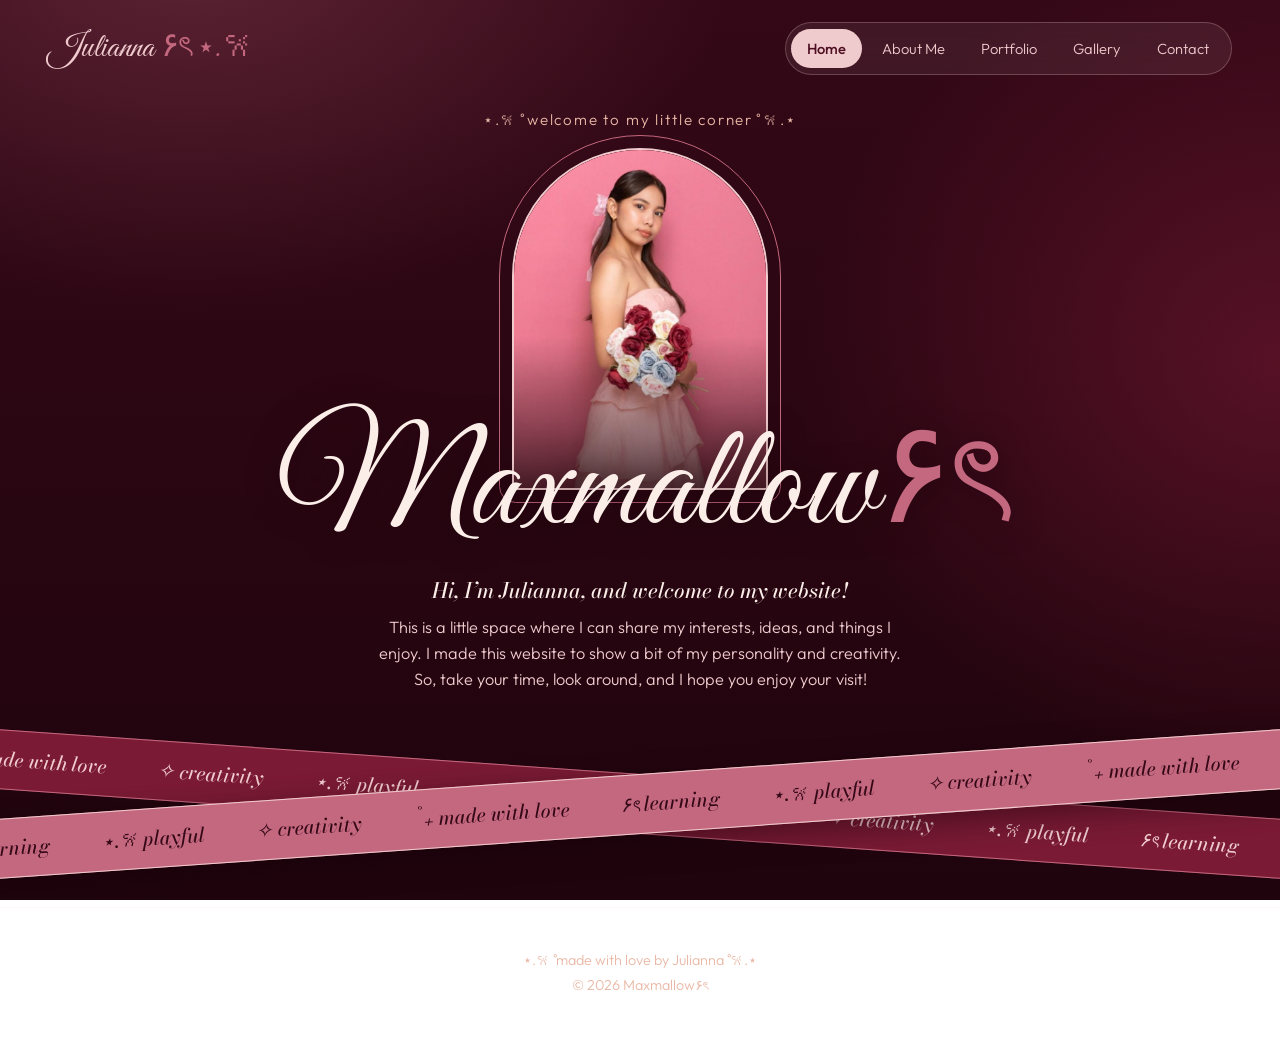
<file: index.html>
<!DOCTYPE html>
<html lang="en">
<head>
<meta charset="UTF-8">
<meta name="viewport" content="width=device-width, initial-scale=1">
<title>Home | Maxmallow۶ৎ</title>
<link rel="preconnect" href="https://fonts.googleapis.com">
<link rel="preconnect" href="https://fonts.gstatic.com" crossorigin>
<link href="https://fonts.googleapis.com/css2?family=Great+Vibes&family=Bodoni+Moda:ital,opsz,wght@0,6..96,500;0,6..96,700;1,6..96,500;1,6..96,700&family=Outfit:wght@300;400;500&display=swap" rel="stylesheet">
<link rel="stylesheet" href="style.css">
</head>
<body class="is-home">
<div class="sky" id="sky" aria-hidden="true"></div>
<header class="top">
  <a class="brand" href="index.html">Julianna <span>۶ৎ ⋆.𐙚</span></a>
  <nav class="pill" aria-label="Main"><a href="index.html" class="on" aria-current="page">Home</a><a href="about.html">About Me</a><a href="portfolio.html">Portfolio</a><a href="gallery.html">Gallery</a><a href="contact.html">Contact</a></nav>
</header>
<main>

<section class="hero">
  <p class="hello">⋆.𐙚 ̊ welcome to my little corner ̊ 𐙚.⋆</p>
  <div class="arch"><div class="ph arch-ph"><span class="ph-mark">⋆.𐙚</span><span class="ph-label">your photo</span><img src="profile.jpg" alt="your photo" loading="lazy" onerror="this.remove()"></div></div>
  <h1 class="wordmark">Maxmallow<span>۶ৎ</span></h1>
  <p class="intro"><span class="intro-hi">Hi, I’m Julianna, and welcome to my website!</span><span class="intro-body">This is a little space where I can share my interests, ideas, and things I enjoy. I made this website to show a bit of my personality and creativity. So, take your time, look around, and I hope you enjoy your visit!</span></p>
</section>
<div class="ribbons" aria-hidden="true"><div class="ribbon r2"><div class="track rev"><div class="grp"><span>˚₊ made with love</span><span>✧ creativity</span><span>⋆.𐙚 playful</span><span>۶ৎ learning</span><span>˚₊ made with love</span><span>✧ creativity</span><span>⋆.𐙚 playful</span><span>۶ৎ learning</span><span>˚₊ made with love</span><span>✧ creativity</span><span>⋆.𐙚 playful</span><span>۶ৎ learning</span><span>˚₊ made with love</span><span>✧ creativity</span><span>⋆.𐙚 playful</span><span>۶ৎ learning</span><span>˚₊ made with love</span><span>✧ creativity</span><span>⋆.𐙚 playful</span><span>۶ৎ learning</span><span>˚₊ made with love</span><span>✧ creativity</span><span>⋆.𐙚 playful</span><span>۶ৎ learning</span></div><div class="grp"><span>˚₊ made with love</span><span>✧ creativity</span><span>⋆.𐙚 playful</span><span>۶ৎ learning</span><span>˚₊ made with love</span><span>✧ creativity</span><span>⋆.𐙚 playful</span><span>۶ৎ learning</span><span>˚₊ made with love</span><span>✧ creativity</span><span>⋆.𐙚 playful</span><span>۶ৎ learning</span><span>˚₊ made with love</span><span>✧ creativity</span><span>⋆.𐙚 playful</span><span>۶ৎ learning</span><span>˚₊ made with love</span><span>✧ creativity</span><span>⋆.𐙚 playful</span><span>۶ৎ learning</span><span>˚₊ made with love</span><span>✧ creativity</span><span>⋆.𐙚 playful</span><span>۶ৎ learning</span></div></div></div><div class="ribbon r1"><div class="track"><div class="grp"><span>۶ৎ learning</span><span>⋆.𐙚 playful</span><span>✧ creativity</span><span>˚₊ made with love</span><span>۶ৎ learning</span><span>⋆.𐙚 playful</span><span>✧ creativity</span><span>˚₊ made with love</span><span>۶ৎ learning</span><span>⋆.𐙚 playful</span><span>✧ creativity</span><span>˚₊ made with love</span><span>۶ৎ learning</span><span>⋆.𐙚 playful</span><span>✧ creativity</span><span>˚₊ made with love</span><span>۶ৎ learning</span><span>⋆.𐙚 playful</span><span>✧ creativity</span><span>˚₊ made with love</span><span>۶ৎ learning</span><span>⋆.𐙚 playful</span><span>✧ creativity</span><span>˚₊ made with love</span></div><div class="grp"><span>۶ৎ learning</span><span>⋆.𐙚 playful</span><span>✧ creativity</span><span>˚₊ made with love</span><span>۶ৎ learning</span><span>⋆.𐙚 playful</span><span>✧ creativity</span><span>˚₊ made with love</span><span>۶ৎ learning</span><span>⋆.𐙚 playful</span><span>✧ creativity</span><span>˚₊ made with love</span><span>۶ৎ learning</span><span>⋆.𐙚 playful</span><span>✧ creativity</span><span>˚₊ made with love</span><span>۶ৎ learning</span><span>⋆.𐙚 playful</span><span>✧ creativity</span><span>˚₊ made with love</span><span>۶ৎ learning</span><span>⋆.𐙚 playful</span><span>✧ creativity</span><span>˚₊ made with love</span></div></div></div></div>
</main>
<footer class="foot">
  <p>⋆.𐙚 ̊ made with love by Julianna ̊ 𐙚.⋆</p>
  <p>© <span id="yr">2026</span> Maxmallow۶ৎ</p>
</footer>
<script src="script.js"></script>
</body>
</html>
</file>
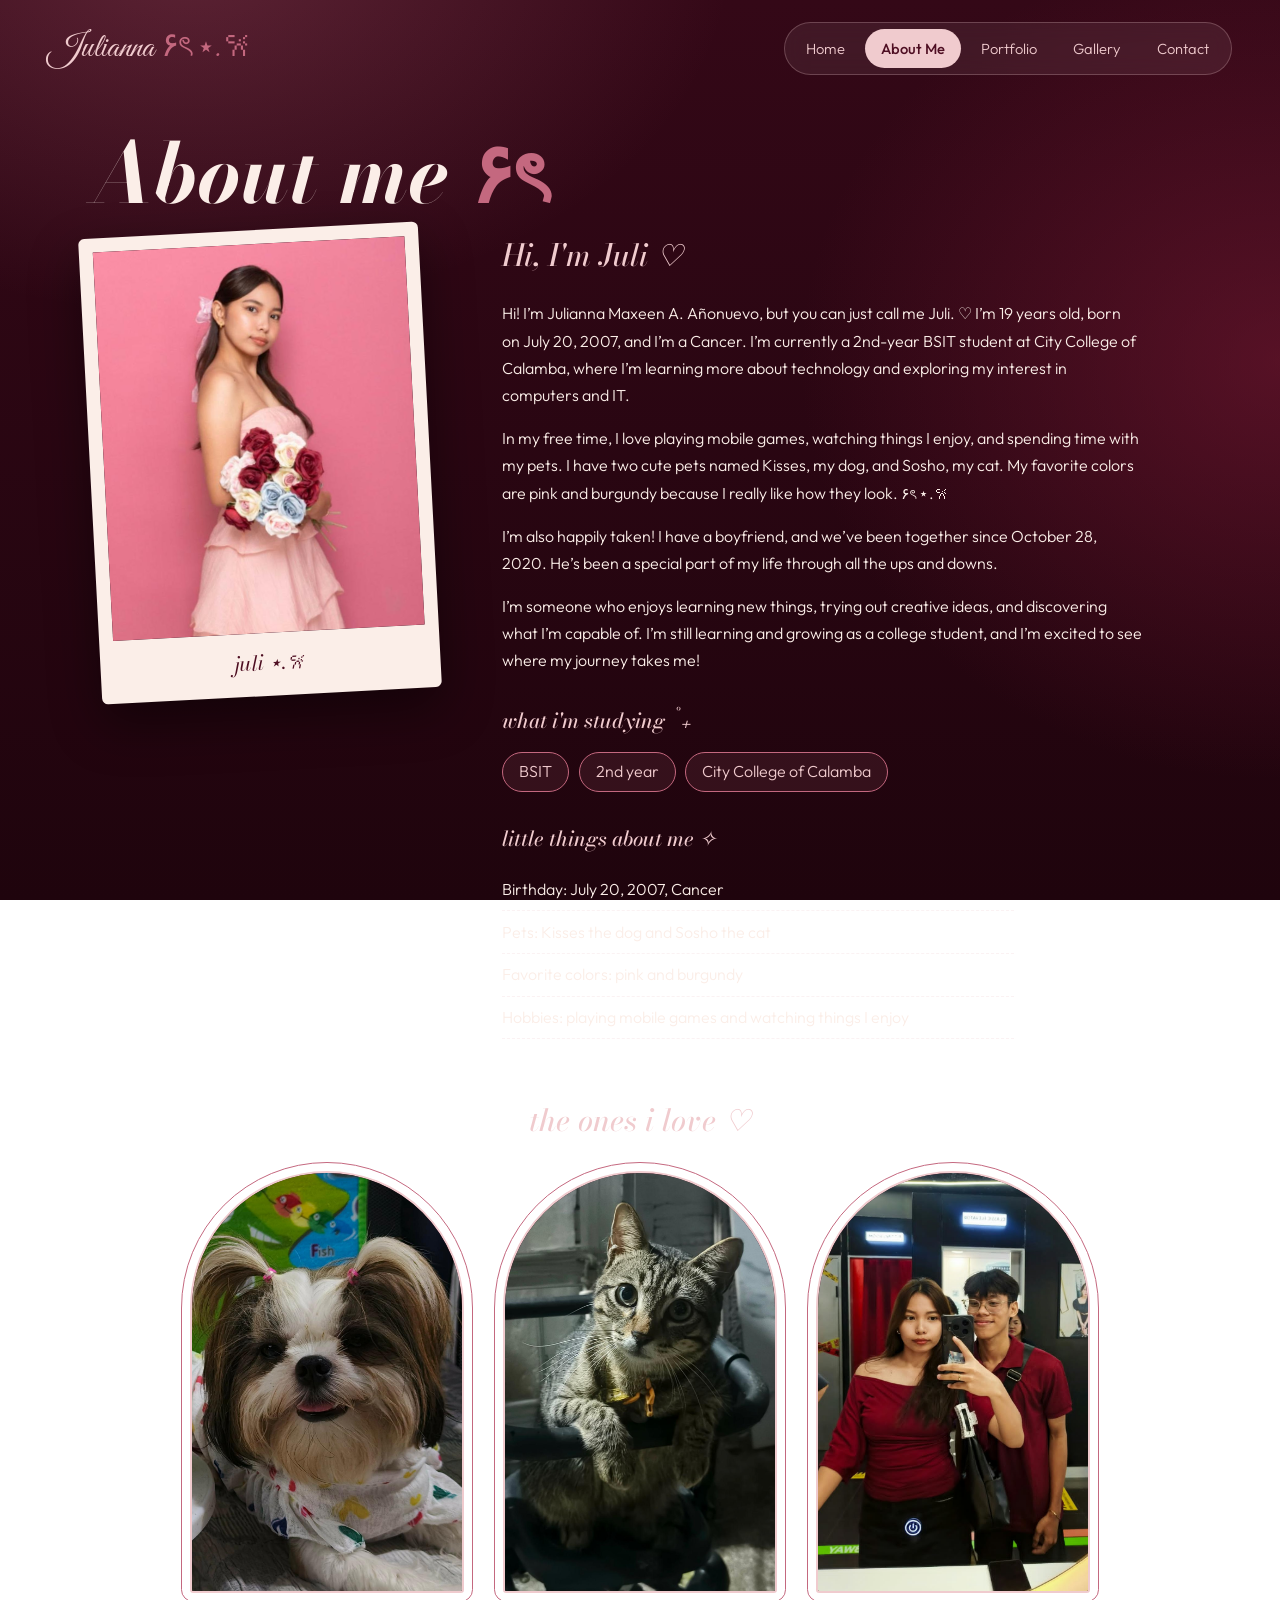
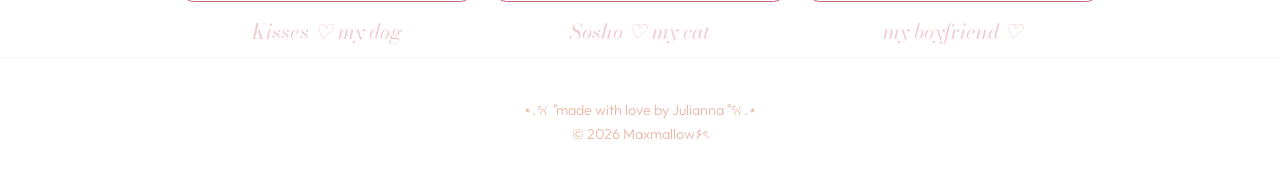
<file: about.html>
<!DOCTYPE html>
<html lang="en">
<head>
<meta charset="UTF-8">
<meta name="viewport" content="width=device-width, initial-scale=1">
<title>About Me | Maxmallow۶ৎ</title>
<link rel="preconnect" href="https://fonts.googleapis.com">
<link rel="preconnect" href="https://fonts.gstatic.com" crossorigin>
<link href="https://fonts.googleapis.com/css2?family=Great+Vibes&family=Bodoni+Moda:ital,opsz,wght@0,6..96,500;0,6..96,700;1,6..96,500;1,6..96,700&family=Outfit:wght@300;400;500&display=swap" rel="stylesheet">
<link rel="stylesheet" href="style.css">
</head>
<body class="">
<div class="sky" id="sky" aria-hidden="true"></div>
<header class="top">
  <a class="brand" href="index.html">Julianna <span>۶ৎ ⋆.𐙚</span></a>
  <nav class="pill" aria-label="Main"><a href="index.html">Home</a><a href="about.html" class="on" aria-current="page">About Me</a><a href="portfolio.html">Portfolio</a><a href="gallery.html">Gallery</a><a href="contact.html">Contact</a></nav>
</header>
<main>

<section class="wrap">
  <h1 class="ptitle"><i>About me</i> <span>۶ৎ</span></h1>
  <div class="about">
    <figure class="polaroid">
      <div class="ph pol-ph"><span class="ph-mark">⋆.𐙚</span><span class="ph-label">your photo</span><img src="profile.jpg" alt="your photo" loading="lazy" onerror="this.remove()"></div>
      <figcaption>juli ⋆.𐙚</figcaption>
    </figure>
    <div class="about-text">
      <h2 class="sec">Hi, I'm Juli ♡</h2>
      <p>Hi! I’m Julianna Maxeen A. Añonuevo, but you can just call me Juli. ♡ I’m 19 years old, born on July 20, 2007, and I’m a Cancer. I’m currently a 2nd-year BSIT student at City College of Calamba, where I’m learning more about technology and exploring my interest in computers and IT.</p>
      <p>In my free time, I love playing mobile games, watching things I enjoy, and spending time with my pets. I have two cute pets named Kisses, my dog, and Sosho, my cat. My favorite colors are pink and burgundy because I really like how they look. ۶ৎ ⋆.𐙚</p>
      <p>I’m also happily taken! I have a boyfriend, and we’ve been together since October 28, 2020. He’s been a special part of my life through all the ups and downs.</p>
      <p>I’m someone who enjoys learning new things, trying out creative ideas, and discovering what I’m capable of. I’m still learning and growing as a college student, and I’m excited to see where my journey takes me!</p>
      <h2 class="sec small">what i'm studying ˚₊</h2>
      <ul class="chips"><li>BSIT</li><li>2nd year</li><li>City College of Calamba</li></ul>
      <h2 class="sec small">little things about me ✧</h2>
      <ul class="facts">
        <li>Birthday: July 20, 2007, Cancer</li>
        <li>Pets: Kisses the dog and Sosho the cat</li>
        <li>Favorite colors: pink and burgundy</li>
        <li>Hobbies: playing mobile games and watching things I enjoy</li>
      </ul>
    </div>
  </div>
  <h2 class="sec loved-title">the ones i love ♡</h2>
  <div class="loved"><figure class="loved-card" data-full="dog.jpg" data-cap="Kisses ♡ my dog" tabindex="0" role="button" aria-label="Open photo of photo of Kisses"><div class="ph"><span class="ph-mark">⋆.𐙚</span><span class="ph-label">photo of Kisses</span><img src="dog.jpg" alt="photo of Kisses" loading="lazy" onerror="this.remove()"></div><figcaption>Kisses ♡ my dog</figcaption></figure><figure class="loved-card" data-full="cat.jpg" data-cap="Sosho ♡ my cat" tabindex="0" role="button" aria-label="Open photo of photo of Sosho"><div class="ph"><span class="ph-mark">⋆.𐙚</span><span class="ph-label">photo of Sosho</span><img src="cat.jpg" alt="photo of Sosho" loading="lazy" onerror="this.remove()"></div><figcaption>Sosho ♡ my cat</figcaption></figure><figure class="loved-card" data-full="boyfriend.jpg" data-cap="my boyfriend ♡" tabindex="0" role="button" aria-label="Open photo of photo of my boyfriend"><div class="ph"><span class="ph-mark">⋆.𐙚</span><span class="ph-label">photo of my boyfriend</span><img src="boyfriend.jpg" alt="photo of my boyfriend" loading="lazy" onerror="this.remove()"></div><figcaption>my boyfriend ♡</figcaption></figure></div>

</section>

</main>
<footer class="foot">
  <p>⋆.𐙚 ̊ made with love by Julianna ̊ 𐙚.⋆</p>
  <p>© <span id="yr">2026</span> Maxmallow۶ৎ</p>
</footer>
<script src="script.js"></script>
</body>
</html>
</file>
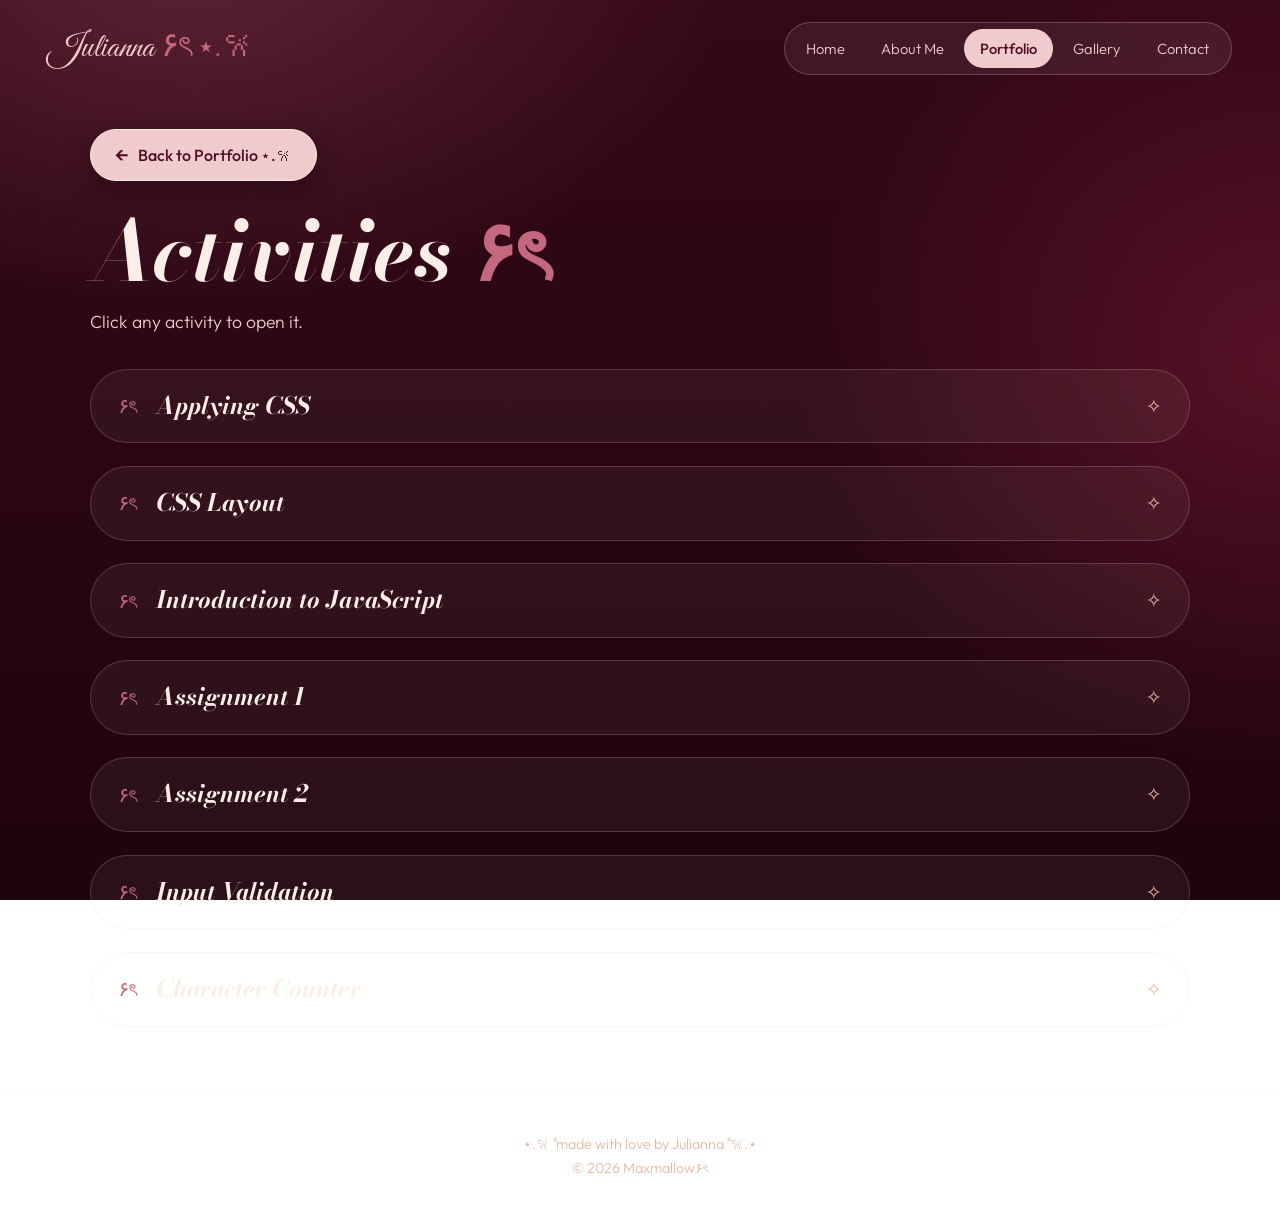
<file: activities.html>
<!DOCTYPE html>
<html lang="en">
<head>
<meta charset="UTF-8">
<meta name="viewport" content="width=device-width, initial-scale=1">
<title>Activities | Maxmallow۶ৎ</title>
<link rel="preconnect" href="https://fonts.googleapis.com">
<link rel="preconnect" href="https://fonts.gstatic.com" crossorigin>
<link href="https://fonts.googleapis.com/css2?family=Great+Vibes&family=Bodoni+Moda:ital,opsz,wght@0,6..96,500;0,6..96,700;1,6..96,500;1,6..96,700&family=Outfit:wght@300;400;500&display=swap" rel="stylesheet">
<link rel="stylesheet" href="style.css">
</head>
<body class="">
<div class="sky" id="sky" aria-hidden="true"></div>
<header class="top">
  <a class="brand" href="index.html">Julianna <span>۶ৎ ⋆.𐙚</span></a>
  <nav class="pill" aria-label="Main"><a href="index.html">Home</a><a href="about.html">About Me</a><a href="portfolio.html" class="on" aria-current="page">Portfolio</a><a href="gallery.html">Gallery</a><a href="contact.html">Contact</a></nav>
</header>
<main>

<section class="wrap">
  <a class="back-btn" href="portfolio.html"><span class="arr">←</span> Back to Portfolio ⋆.𐙚</a>
  <h1 class="ptitle"><i>Activities</i> <span>۶ৎ</span></h1>
  <p class="lead">Click any activity to open it.</p>
  <div class="entries">
    <a class="entry simple" href="applying-css.html" target="_blank" rel="noopener"><span class="e-sym">۶ৎ</span><h2>Applying CSS</h2><span class="e-go">✧</span></a>
    <a class="entry simple" href="css-layout.html" target="_blank" rel="noopener"><span class="e-sym">۶ৎ</span><h2>CSS Layout</h2><span class="e-go">✧</span></a>
    <a class="entry simple" href="introduction-to-javascript.html" target="_blank" rel="noopener"><span class="e-sym">۶ৎ</span><h2>Introduction to JavaScript</h2><span class="e-go">✧</span></a>
    <a class="entry simple" href="assignment-1.html" target="_blank" rel="noopener"><span class="e-sym">۶ৎ</span><h2>Assignment 1</h2><span class="e-go">✧</span></a>
    <a class="entry simple" href="assignment-2.html" target="_blank" rel="noopener"><span class="e-sym">۶ৎ</span><h2>Assignment 2</h2><span class="e-go">✧</span></a>
    <a class="entry simple" href="input-validation.html" target="_blank" rel="noopener"><span class="e-sym">۶ৎ</span><h2>Input Validation</h2><span class="e-go">✧</span></a>
    <a class="entry simple" href="character-counter.html" target="_blank" rel="noopener"><span class="e-sym">۶ৎ</span><h2>Character Counter</h2><span class="e-go">✧</span></a>
  </div>
</section>

</main>
<footer class="foot">
  <p>⋆.𐙚 ̊ made with love by Julianna ̊ 𐙚.⋆</p>
  <p>© <span id="yr">2026</span> Maxmallow۶ৎ</p>
</footer>
<script src="script.js"></script>
</body>
</html>
</file>
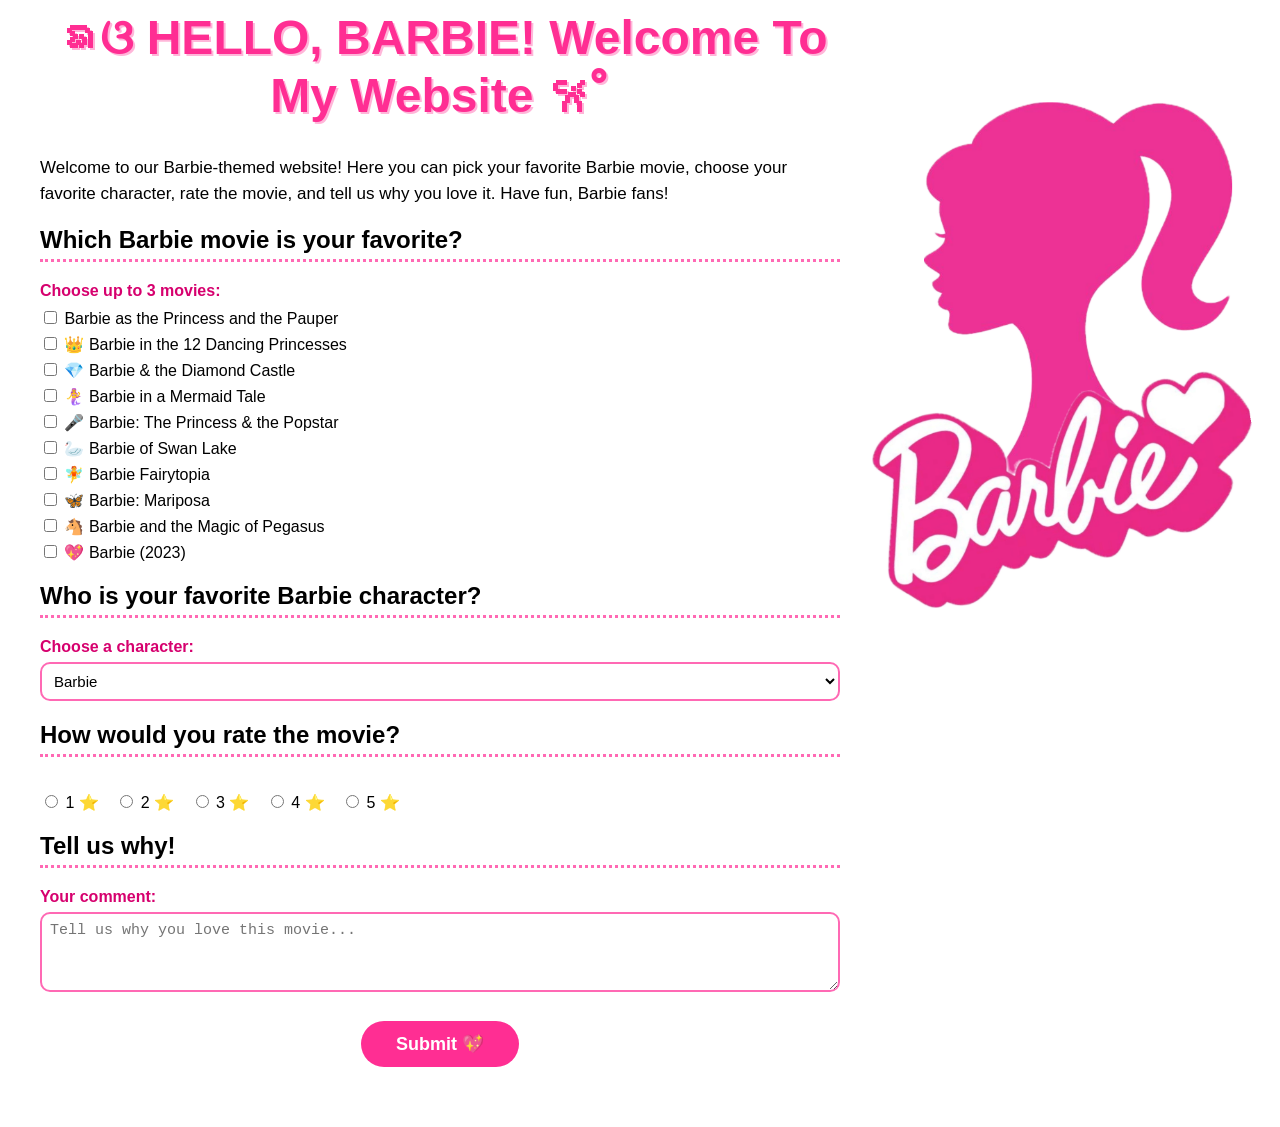
<file: applying-css.html>
<!DOCTYPE html>
<html>
<head>
<title>Hello, Barbie!</title>

<!-- internal style -->
<style>

  body {
    /* background-color */
    background-color: #ffffff;
    font-family: "Comic Sans MS", "Segoe UI", cursive, sans-serif;
    margin: 0;
    padding: 10px 440px 60px 40px;
    max-width: 1200px;
  }

  h1 {
    margin-top: 0;
    text-align: center;
    color: #ff2e93;
    font-size: 48px;
    text-shadow: 2px 2px #ffb6d9;
  }

  h2 {
    color: #000000;
    font-size: 24px;
    border-bottom: 3px dotted #ff69b4;
    padding-bottom: 5px;
  }

  p {
    color: #000000;
    font-size: 17px;
    line-height: 1.5em;
  }

  .logo {
    position: absolute;
    top: 20px;
    right: 20px;
    width: 400px;
  }

  form {
    margin-top: 20px;
  }

  label {
    display: block;
    color: #d6006e;
    font-weight: bold;
    margin-top: 15px;
    font-size: 16px;
  }

  select,
  textarea,
  input[type="text"] {
    width: 100%;
    padding: 8px;
    margin-top: 6px;
    border-radius: 10px;
    font-size: 15px;
    box-sizing: border-box;
    background-color: #ffffff;
    border: 2px solid #ff69b4;
    color: #000000;
  }

  textarea {
    resize: vertical;
    height: 80px;
  }

  .checkbox-group {
    margin-top: 8px;
  }

  .checkbox-item {
    display: block;
    font-weight: normal;
    margin-top: 6px;
    color: #000000;
  }

  .rating {
    margin-top: 8px;
  }

  .rating label {
    display: inline-block;
    font-weight: normal;
    margin-right: 12px;
    color: #000000;
  }

  input[type="submit"] {
    display: block;
    margin: 25px auto 0 auto;
    background-color: #ff2e93;
    color: #ffffff;
    border: none;
    padding: 12px 35px;
    font-size: 18px;
    font-weight: bold;
    border-radius: 30px;
    cursor: pointer;
  }

  input[type="submit"]:hover {
    background-color: #d6006e;
  }

</style>
</head>

<body>

    <img src="barbie-logo.png" alt="Barbie logo" class="logo">

    <h1>ᨳଓ HELLO, BARBIE! Welcome To My Website 𐙚 ̊</h1>

    <p>
      Welcome to our Barbie-themed website! Here you can pick your favorite
      Barbie movie, choose your favorite character, rate the movie, and tell
      us why you love it. Have fun, Barbie fans!
    </p>

    <form action="#" method="get">

      <h2>Which Barbie movie is your favorite?</h2>
      <label>Choose up to 3 movies:</label>
      <div class="checkbox-group">
        <label class="checkbox-item"><input type="checkbox" name="movie" value="princess-pauper"> Barbie as the Princess and the Pauper</label>
        <label class="checkbox-item"><input type="checkbox" name="movie" value="12-dancing"> 👑 Barbie in the 12 Dancing Princesses</label>
        <label class="checkbox-item"><input type="checkbox" name="movie" value="diamond-castle"> 💎 Barbie & the Diamond Castle</label>
        <label class="checkbox-item"><input type="checkbox" name="movie" value="mermaid-tale"> 🧜‍♀️ Barbie in a Mermaid Tale</label>
        <label class="checkbox-item"><input type="checkbox" name="movie" value="popstar"> 🎤 Barbie: The Princess & the Popstar</label>
        <label class="checkbox-item"><input type="checkbox" name="movie" value="swan-lake"> 🦢 Barbie of Swan Lake</label>
        <label class="checkbox-item"><input type="checkbox" name="movie" value="fairytopia"> 🧚 Barbie Fairytopia</label>
        <label class="checkbox-item"><input type="checkbox" name="movie" value="mariposa"> 🦋 Barbie: Mariposa</label>
        <label class="checkbox-item"><input type="checkbox" name="movie" value="pegasus"> 🐴 Barbie and the Magic of Pegasus</label>
        <label class="checkbox-item"><input type="checkbox" name="movie" value="barbie-2023"> 💖 Barbie (2023)</label>
      </div>

      <h2>Who is your favorite Barbie character?</h2>
      <label for="character">Choose a character:</label>
      <select id="character" name="character">
        <option value="barbie">Barbie</option>
        <option value="ken">Ken</option>
        <option value="skipper">Skipper</option>
        <option value="teresa">Teresa</option>
        <option value="raquelle">Raquelle</option>
        <option value="chelsea">Chelsea</option>
      </select>

      <h2>How would you rate the movie?</h2>
      <div class="rating">
        <label><input type="radio" name="rating" value="1"> 1 ⭐</label>
        <label><input type="radio" name="rating" value="2"> 2 ⭐</label>
        <label><input type="radio" name="rating" value="3"> 3 ⭐</label>
        <label><input type="radio" name="rating" value="4"> 4 ⭐</label>
        <label><input type="radio" name="rating" value="5"> 5 ⭐</label>
      </div>

      <h2>Tell us why!</h2>
      <label for="comment">Your comment:</label>
      <textarea id="comment" name="comment" placeholder="Tell us why you love this movie..."></textarea>

      <input type="submit" value="Submit 💖">

    </form>

</body>
</html>
</file>
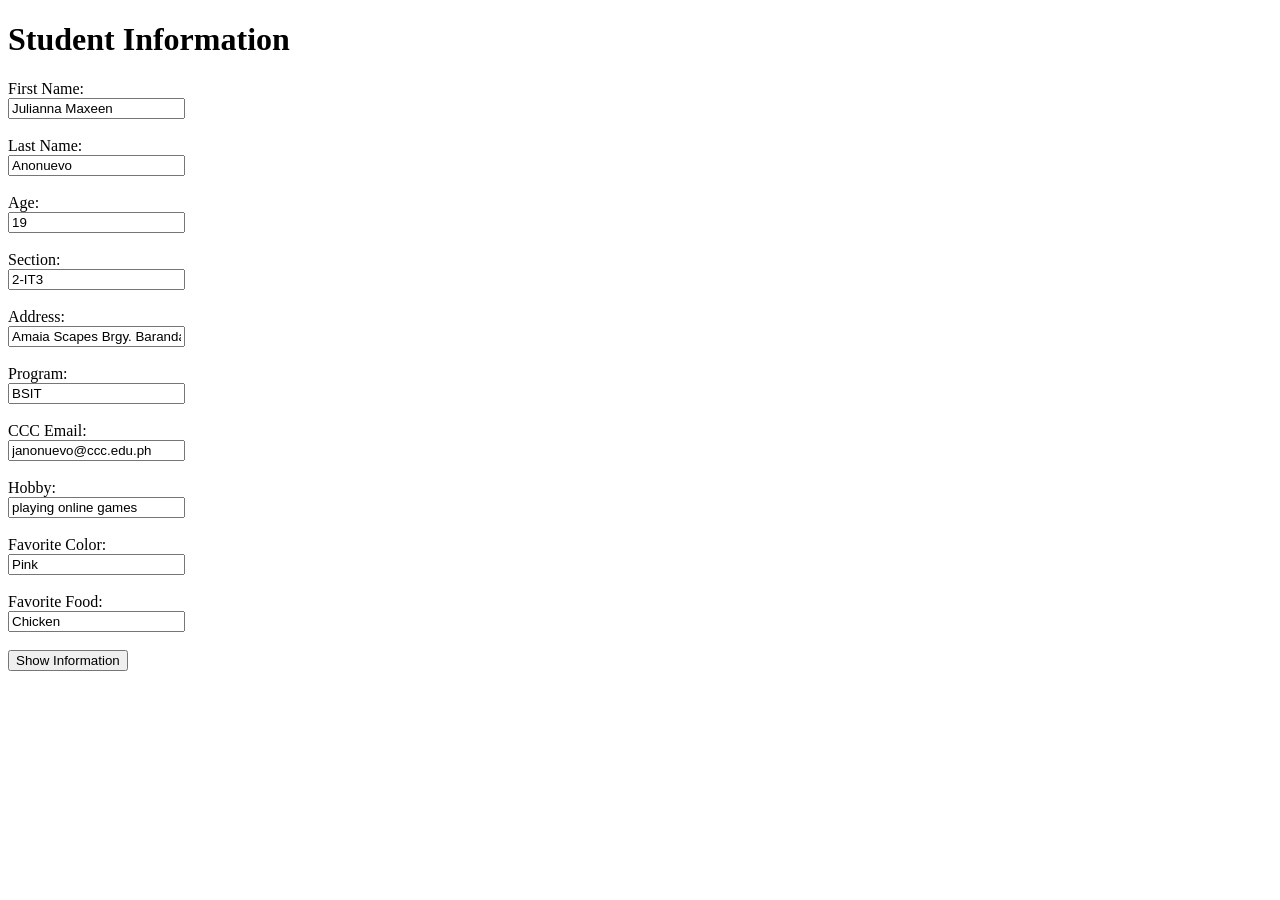
<file: assignment-1.html>
<!DOCTYPE html>
<html lang="en">
<head>
<title>Lab Activity</title>
</head>
<body>

<h1>Student Information</h1>

<form id="studentForm">
    <label for="firstName">First Name:</label><br>
    <input type="text" id="firstName" value="Julianna Maxeen"><br><br>

    <label for="lastName">Last Name:</label><br>
    <input type="text" id="lastName" value="Anonuevo"><br><br>

    <label for="age">Age:</label><br>
    <input type="number" id="age" value="19"><br><br>

    <label for="section">Section:</label><br>
    <input type="text" id="section" value="2-IT3"><br><br>

    <label for="address">Address:</label><br>
    <input type="text" id="address" value="Amaia Scapes Brgy. Barandal Calamba"><br><br>

    <label for="program">Program:</label><br>
    <input type="text" id="program" value="BSIT"><br><br>

    <label for="email">CCC Email:</label><br>
    <input type="email" id="email" value="janonuevo@ccc.edu.ph"><br><br>

    <label for="hobby">Hobby:</label><br>
    <input type="text" id="hobby" value="playing online games"><br><br>

    <label for="favoriteColor">Favorite Color:</label><br>
    <input type="text" id="favoriteColor" value="Pink"><br><br>

    <label for="favoriteFood">Favorite Food:</label><br>
    <input type="text" id="favoriteFood" value="Chicken"><br><br>

    <button type="button" onclick="displayStudent()">Show Information</button>
</form>

<p id="output"></p>

<script>
    function displayStudent() {
        let student = {
            firstName: document.getElementById("firstName").value,
            lastName: document.getElementById("lastName").value,
            age: document.getElementById("age").value,
            section: document.getElementById("section").value,
            address: document.getElementById("address").value,
            program: document.getElementById("program").value,
            email: document.getElementById("email").value,
            hobby: document.getElementById("hobby").value,
            favoriteColor: document.getElementById("favoriteColor").value,
            favoriteFood: document.getElementById("favoriteFood").value
        };

        document.getElementById("output").innerHTML =
            "First Name: " + student.firstName + "<br>" +
            "Last Name: " + student.lastName + "<br>" +
            "Age: " + student.age + "<br>" +
            "Section: " + student.section + "<br>" +
            "Address: " + student.address + "<br>" +
            "Program: " + student.program + "<br>" +
            "Email: " + student.email + "<br>" +
            "Hobby: " + student.hobby + "<br>" +
            "Favorite Color: " + student.favoriteColor + "<br>" +
            "Favorite Food: " + student.favoriteFood;
    }
</script>

</body>
</html>
</file>
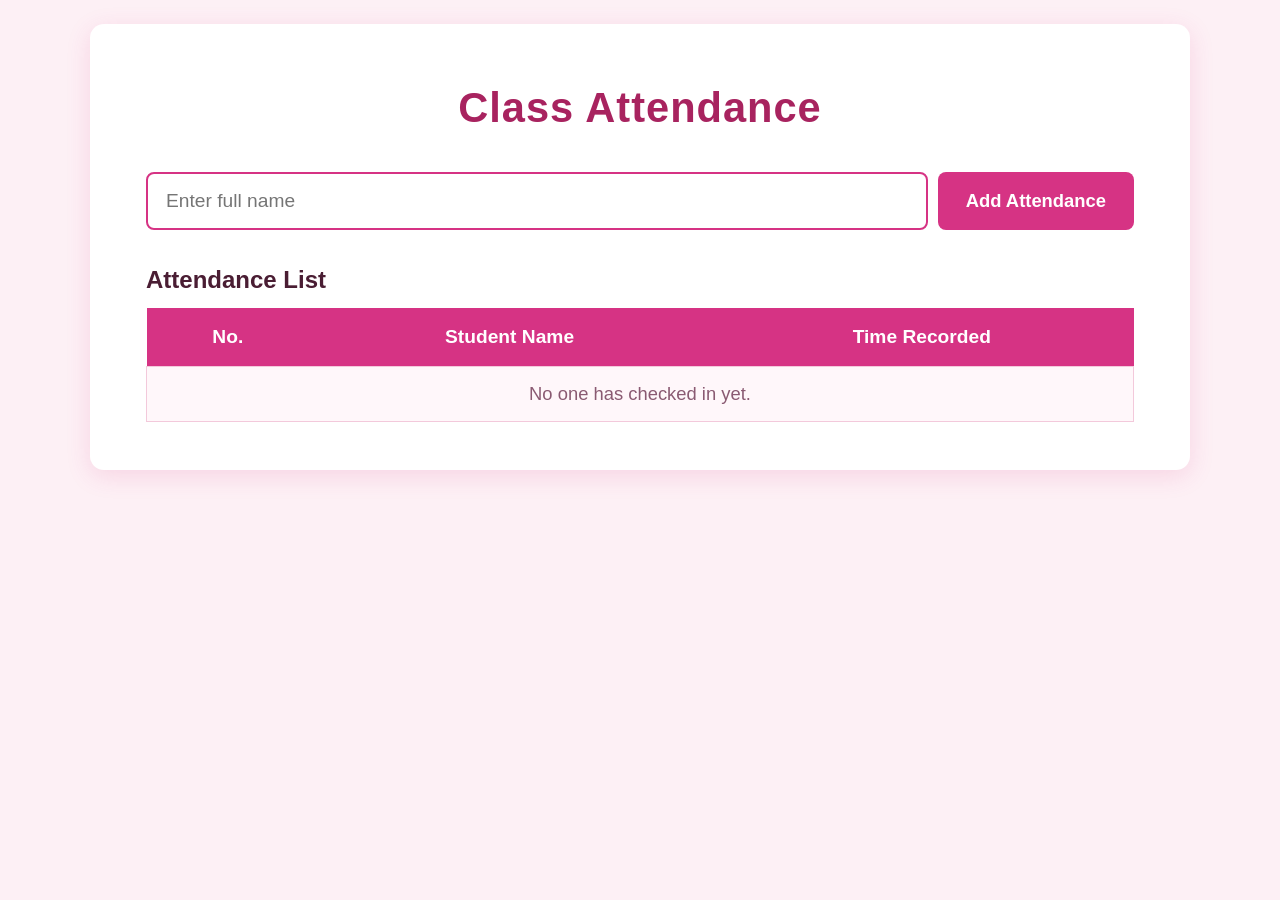
<file: assignment-2.html>
<!DOCTYPE html>
<html lang="en">
<head>
  <meta charset="UTF-8">
  <meta name="viewport" content="width=device-width, initial-scale=1">
  <title>Class Attendance</title>

  <style>
    :root {
      --pink: #d63384;
      --pink-dark: #a8235f;
      --pink-light: #fdf0f5;
      --pink-border: #f3c9db;
      --text: #4a1d33;
    }

    * {
      box-sizing: border-box;
    }

    body {
      margin: 0;
      padding: 24px 24px;
      background: var(--pink-light);
      color: var(--text);
      font-family: "Segoe UI", Arial, sans-serif;
      display: flex;
      justify-content: center;
    }

    .card {
      width: 100%;
      max-width: 1100px;
      padding: 48px 56px;
      background: #ffffff;
      border-radius: 14px;
      box-shadow: 0 6px 24px rgba(214, 51, 132, 0.15);
      align-self: flex-start;
    }

    h1 {
      margin: 12px 0 40px;
      font-size: 2.6rem;
      letter-spacing: 1px;
      text-align: center;
      color: var(--pink-dark);
    }

    h3 {
      margin: 36px 0 14px;
      font-size: 1.5rem;
    }

    .row {
      display: flex;
      gap: 10px;
    }

    input {
      flex: 1;
      min-width: 0;
      padding: 16px 18px;
      font-size: 1.2rem;
      color: var(--text);
      border: 2px solid var(--pink);
      border-radius: 8px;
    }

    button {
      padding: 16px 28px;
      font-size: 1.15rem;
      font-weight: 600;
      color: #ffffff;
      background: var(--pink);
      border: 0;
      border-radius: 8px;
      cursor: pointer;
    }

    button:hover {
      background: var(--pink-dark);
    }

    .table-wrap {
      overflow-x: auto;
    }

    table {
      width: 100%;
      border-collapse: collapse;
    }

    th {
      padding: 18px;
      font-size: 1.2rem;
      text-align: center;
      color: #ffffff;
      background: var(--pink);
    }

    td {
      padding: 18px;
      font-size: 1.15rem;
      text-align: center;
      border: 1px solid var(--pink-border);
    }

    tbody tr:nth-child(odd) {
      background: #fff7fa;
    }

    .empty {
      padding: 16px;
      color: #8a5a72;
    }
  </style>
</head>

<body>
  <div class="card">
    <h1>Class Attendance</h1>

    <div class="row">
      <input id="name" type="text" placeholder="Enter full name" autocomplete="off">
      <button id="add">Add Attendance</button>
    </div>

    <h3>Attendance List</h3>

    <div class="table-wrap">
      <table>
        <thead>
          <tr>
            <th>No.</th>
            <th>Student Name</th>
            <th>Time Recorded</th>
          </tr>
        </thead>
        <tbody id="list"></tbody>
      </table>
    </div>
  </div>

  <script>
    const attendance = [];

    const nameInput = document.getElementById("name");
    const addButton = document.getElementById("add");
    const list = document.getElementById("list");

    function render() {
      if (attendance.length === 0) {
        list.innerHTML = '<tr><td colspan="3" class="empty">No one has checked in yet.</td></tr>';
        return;
      }

      list.innerHTML = "";

      for (let i = 0; i < attendance.length; i++) {
        const row = document.createElement("tr");

        row.innerHTML =
          "<td>" + (i + 1) + "</td>" +
          "<td></td>" +
          "<td>" + attendance[i].time + "</td>";

        row.children[1].textContent = attendance[i].name;

        list.appendChild(row);
      }
    }

    function addAttendance() {
      const name = nameInput.value.trim();

      if (name === "") {
        alert("Please enter a student name");
        return;
      }

      const time = new Date().toLocaleTimeString("en-US", {
        hour: "2-digit",
        minute: "2-digit",
        second: "2-digit"
      });

      attendance.push({ name: name, time: time });

      nameInput.value = "";
      nameInput.focus();
      render();
    }

    addButton.addEventListener("click", addAttendance);

    nameInput.addEventListener("keydown", function (event) {
      if (event.key === "Enter") {
        addAttendance();
      }
    });

    render();
  </script>
</body>
</html>
</file>
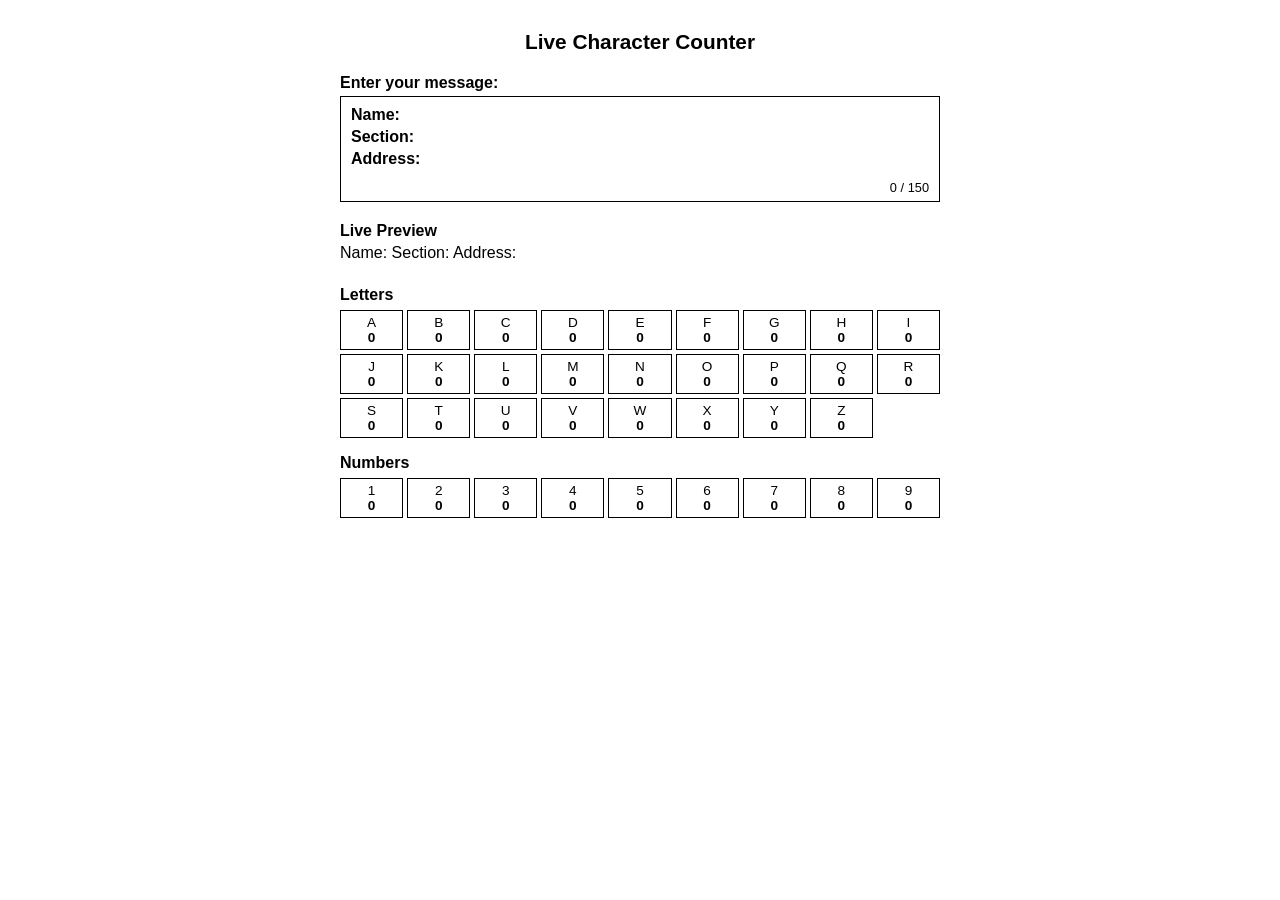
<file: character-counter.html>
<!DOCTYPE html>
<html lang="en">
<head>
<meta name="viewport" content="width=device-width, initial-scale=1, viewport-fit=cover">
<title>Live Character Counter</title>
<style>
  :root{
    --ink:#000;
    --paper:#fff;
    box-sizing:border-box;
    padding-top:env(safe-area-inset-top,0px);
    padding-bottom:env(safe-area-inset-bottom,0px);
  }
  *{box-sizing:border-box;}
  @media (prefers-color-scheme: dark){
    :root:not([data-theme="light"]){ --ink:#eee; --paper:#111; }
  }
  :root[data-theme="dark"]{ --ink:#eee; --paper:#111; }
  body{
    margin:0;
    background:var(--paper);
    color:var(--ink);
    font-family:Arial, Helvetica, sans-serif;
    padding:20px;
  }
  h2{
    text-align:center;
    font-size:1.3rem;
    margin:10px 0 20px;
  }
 .label{
    font-weight:bold;
    margin-bottom:4px;
    text-align:left;
    max-width:600px;
    margin-left:auto;
    margin-right:auto;
  }
  .box{
    position:relative;
    border:1px solid var(--ink);
    max-width:600px;
    margin:0 auto;
    padding:8px 10px 30px;
  }
  .row{
    display:flex;
    align-items:baseline;
    gap:4px;
    margin-bottom:2px;
  }
  .row span{
    font-weight:bold;
  }
  .row input{
    flex:1;
    border:none;
    outline:none;
    font-family:inherit;
    font-size:1rem;
    background:transparent;
    color:var(--ink);
  }
  .count{
    position:absolute;
    bottom:6px;
    right:10px;
    font-size:0.8rem;
  }
  .preview-title{
    max-width:600px;
    margin:20px auto 4px;
    font-weight:bold;
  }
  .preview-line{
    max-width:600px;
    margin:0 auto;
  }
  .groups{
    max-width:600px;
    margin:24px auto 0;
  }
  .groups h3{
    margin:16px 0 6px;
    font-size:1rem;
  }
  .grid{
    display:grid;
    grid-template-columns:repeat(9,1fr);
    gap:4px;
  }
  .cell{
    border:1px solid var(--ink);
    text-align:center;
    padding:4px 0;
    font-size:0.85rem;
  }
  .cell .ch{
    display:block;
  }
  .cell .n{
    display:block;
    font-weight:bold;
  }
  .cell.active{
    background:#ffe9a8;
  }
  :root[data-theme="dark"] .cell.active,
  @media (prefers-color-scheme: dark){
    .cell.active{ background:#5a4a1a; }
  }
</style>
</head>
<body>

<h2>Live Character Counter</h2>
<div class="label">Enter your message:</div>

<div class="box">
  <div class="row"><span>Name:</span><input id="name" type="text" maxlength="150" autocomplete="off"></div>
  <div class="row"><span>Section:</span><input id="section" type="text" maxlength="150" autocomplete="off"></div>
  <div class="row"><span>Address:</span><input id="address" type="text" maxlength="150" autocomplete="off"></div>
  <div class="count" id="totalCount">0 / 150</div>
</div>

<div class="preview-title">Live Preview</div>
<div class="preview-line" id="previewLine">Name: Section: Address:</div>

<div class="groups">
  <h3>Letters</h3>
  <div class="grid" id="letterGrid"></div>
  <h3>Numbers</h3>
  <div class="grid" id="numberGrid"></div>
</div>

<script>
  const LIMIT = 150;
  const fields = [
    document.getElementById('name'),
    document.getElementById('section'),
    document.getElementById('address')
  ];

  const LETTERS = 'ABCDEFGHIJKLMNOPQRSTUVWXYZ'.split('');
  const NUMBERS = '123456789'.split('');

  const letterGrid = document.getElementById('letterGrid');
  const numberGrid = document.getElementById('numberGrid');
  const cells = {};

  function buildGrid(container, chars){
    chars.forEach(ch => {
      const cell = document.createElement('div');
      cell.className = 'cell';
      cell.innerHTML = '<span class="ch">' + ch + '</span><span class="n">0</span>';
      container.appendChild(cell);
      cells[ch] = cell;
    });
  }
  buildGrid(letterGrid, LETTERS);
  buildGrid(numberGrid, NUMBERS);

  function update(){
    let total = 0;
    let combined = '';

    fields.forEach(f => {
      total += f.value.length; // empty field always counts as 0
      combined += f.value;
    });

    document.getElementById('totalCount').textContent = total + ' / ' + LIMIT;

    document.getElementById('previewLine').textContent =
      'Name: ' + fields[0].value + ' Section: ' + fields[1].value + ' Address: ' + fields[2].value;

    const counts = {};
    LETTERS.concat(NUMBERS).forEach(ch => counts[ch] = 0);
    combined.toUpperCase().split('').forEach(ch => {
      if(counts.hasOwnProperty(ch)) counts[ch]++;
    });
    LETTERS.concat(NUMBERS).forEach(ch => {
      const n = counts[ch];
      cells[ch].querySelector('.n').textContent = n;
      cells[ch].classList.toggle('active', n > 0);
    });
  }

  fields.forEach(f => f.addEventListener('input', update));
  update();
</script>
</body>
</html>
</file>
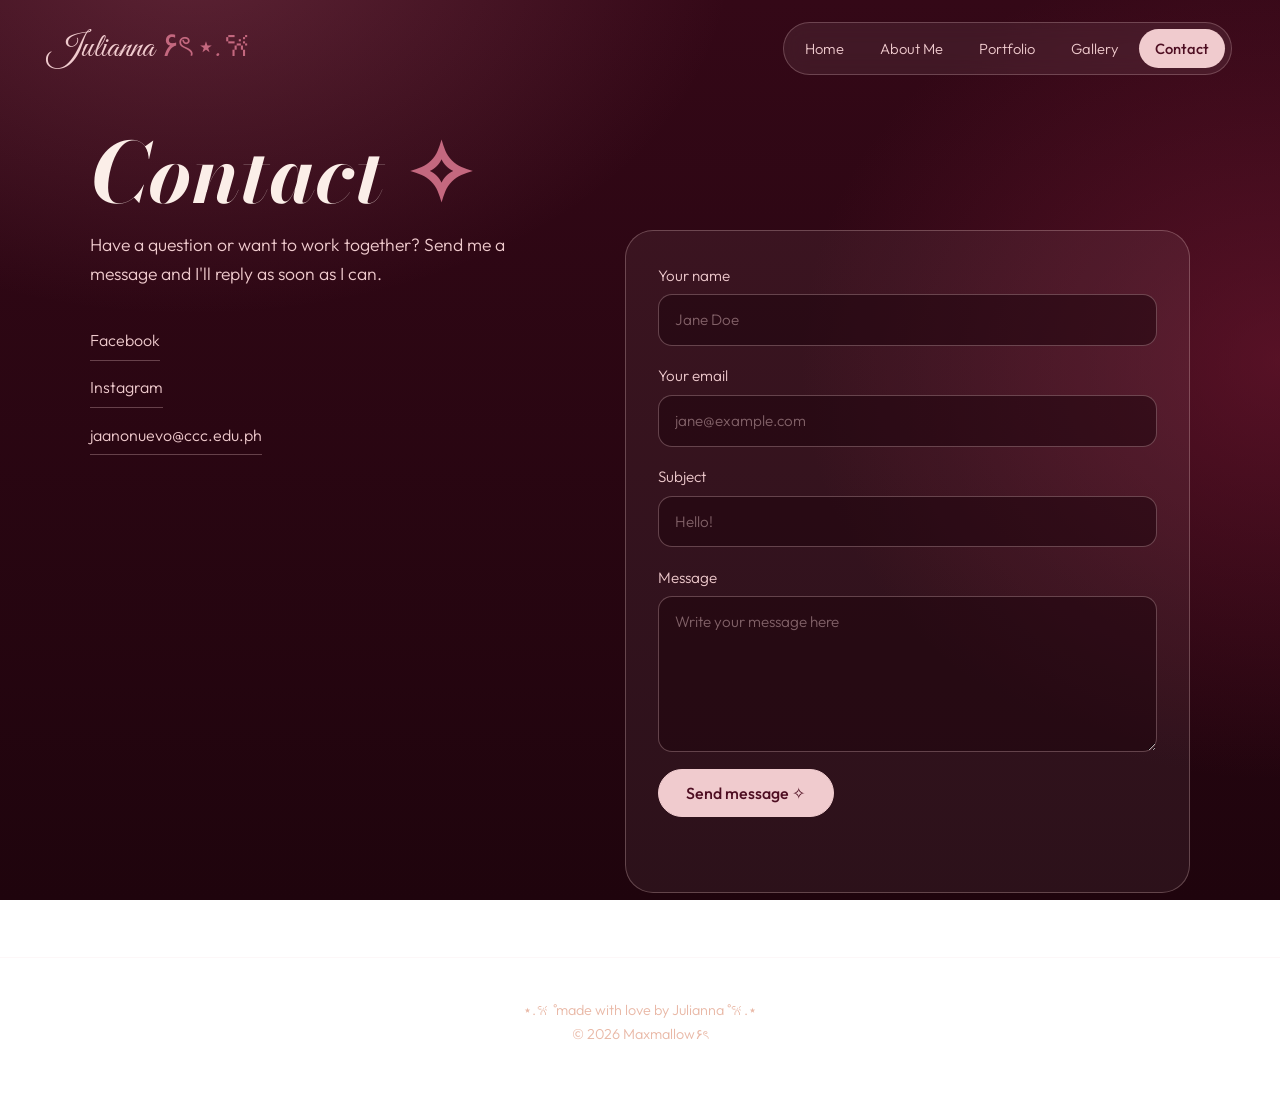
<file: contact.html>
<!DOCTYPE html>
<html lang="en">
<head>
<meta charset="UTF-8">
<meta name="viewport" content="width=device-width, initial-scale=1">
<title>Contact | Maxmallow۶ৎ</title>
<link rel="preconnect" href="https://fonts.googleapis.com">
<link rel="preconnect" href="https://fonts.gstatic.com" crossorigin>
<link href="https://fonts.googleapis.com/css2?family=Great+Vibes&family=Bodoni+Moda:ital,opsz,wght@0,6..96,500;0,6..96,700;1,6..96,500;1,6..96,700&family=Outfit:wght@300;400;500&display=swap" rel="stylesheet">
<link rel="stylesheet" href="style.css">
</head>
<body class="">
<div class="sky" id="sky" aria-hidden="true"></div>
<header class="top">
  <a class="brand" href="index.html">Julianna <span>۶ৎ ⋆.𐙚</span></a>
  <nav class="pill" aria-label="Main"><a href="index.html">Home</a><a href="about.html">About Me</a><a href="portfolio.html">Portfolio</a><a href="gallery.html">Gallery</a><a href="contact.html" class="on" aria-current="page">Contact</a></nav>
</header>
<main>

<section class="wrap">
  <h1 class="ptitle"><i>Contact</i> <span>✧</span></h1>
  <div class="contact">
    <div class="c-side">
      <p class="lead">Have a question or want to work together? Send me a message and I'll reply as soon as I can.</p>
      <ul class="links">
        <li><a href="https://www.facebook.com/maxqtieee" target="_blank" rel="noopener">Facebook</a></li>
        <li><a href="https://www.instagram.com/maxmallow_xo/?hl=en" target="_blank" rel="noopener">Instagram</a></li>
        <li><a href="mailto:jaanonuevo@ccc.edu.ph">jaanonuevo@ccc.edu.ph</a></li>
      </ul>
    </div>
    <form class="c-form" id="contactForm">
      <label>Your name<input name="name" type="text" placeholder="Jane Doe" required></label>
      <label>Your email<input name="email" type="email" placeholder="jane@example.com" required></label>
      <label>Subject<input name="subject" type="text" placeholder="Hello!" required></label>
      <label>Message<textarea name="message" rows="5" placeholder="Write your message here" required></textarea></label>
      <button class="btn solid" type="submit">Send message ✧</button>
      <p class="form-status" id="formStatus" role="status" aria-live="polite"></p>
    </form>
  </div>
</section>

</main>
<footer class="foot">
  <p>⋆.𐙚 ̊ made with love by Julianna ̊ 𐙚.⋆</p>
  <p>© <span id="yr">2026</span> Maxmallow۶ৎ</p>
</footer>
<script src="script.js"></script>
</body>
</html>
</file>
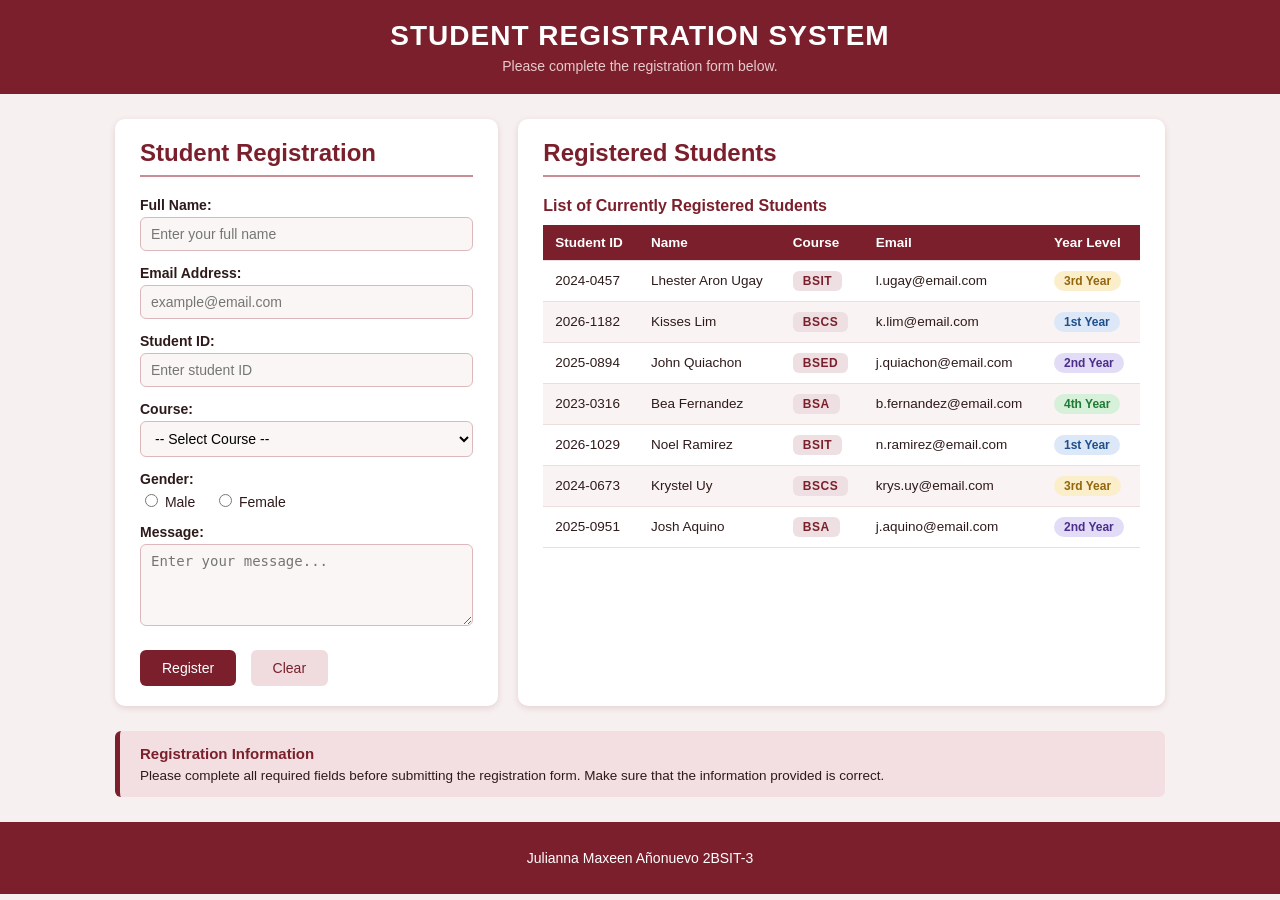
<file: css-layout.html>
<!DOCTYPE html>
<html lang="en">
<head>
<title>Student Registration System</title>
<style>
  * {
    box-sizing: border-box;
  }

  body {
    margin: 0;
    font-family: "Segoe UI", Arial, sans-serif;
    background-color: #f7f0f0;
    color: #2e1a1a;
  }

  header {
    background-color: #7a1f2b;
    color: #ffffff;
    text-align: center;
    padding: 20px 10px;
  }

  header h1 {
    margin: 0;
    font-size: 28px;
    letter-spacing: 1px;
  }

  header p {
    margin: 6px 0 0;
    font-size: 14px;
    color: #e8c9cc;
  }

  main {
    display: flex;
    flex-wrap: wrap;
    gap: 20px;
    padding: 25px;
    max-width: 1100px;
    margin: 0 auto;
  }

  .panel {
    background-color: #ffffff;
    border-radius: 10px;
    padding: 20px 25px;
    box-shadow: 0 2px 6px rgba(122, 31, 43, 0.15);
    flex: 1 1 320px;
  }

  .panel h2 {
    color: #7a1f2b;
    border-bottom: 2px solid #c98d95;
    padding-bottom: 8px;
    margin-top: 0;
  }

  form label {
    display: block;
    margin-top: 14px;
    margin-bottom: 4px;
    font-weight: 600;
    font-size: 14px;
  }

  form input[type="text"],
  form input[type="email"],
  form select,
  form textarea {
    width: 100%;
    padding: 8px 10px;
    border: 1px solid #dcb8bc;
    border-radius: 6px;
    font-size: 14px;
    background-color: #fbf6f6;
  }

  form textarea {
    resize: vertical;
  }

  .radio-group {
    margin-top: 4px;
    font-weight: normal;
    font-size: 14px;
  }

  .radio-group label {
    display: inline-block;
    margin: 0 15px 0 0;
    font-weight: normal;
  }

  .btn-row {
    margin-top: 20px;
  }

  button {
    padding: 10px 22px;
    border: none;
    border-radius: 6px;
    font-size: 14px;
    cursor: pointer;
  }

  #registerBtn {
    background-color: #7a1f2b;
    color: #ffffff;
    margin-right: 10px;
  }

  #registerBtn:hover {
    background-color: #5e1620;
  }

  #clearBtn {
    background-color: #f0dcdf;
    color: #7a1f2b;
  }

  #clearBtn:hover {
    background-color: #e3c3c8;
  }

  table {
    width: 100%;
    border-collapse: collapse;
    margin-top: 10px;
  }

  caption {
    text-align: left;
    font-weight: bold;
    font-size: 16px;
    color: #7a1f2b;
    margin-bottom: 10px;
  }

  thead {
    background-color: #7a1f2b;
    color: #ffffff;
  }

  th, td {
    padding: 10px 12px;
    text-align: left;
    font-size: 13.5px;
    white-space: nowrap;
    vertical-align: middle;
    border-bottom: 1px solid #eedddf;
  }

  .table-panel {
    flex: 2 1 520px;
    overflow-x: auto;
  }

  tbody tr:nth-child(even) {
    background-color: #faf3f4;
  }

  .status {
    padding: 3px 10px;
    border-radius: 12px;
    font-size: 12px;
    font-weight: 600;
  }

  .status-year1 {
    background-color: #dce8f7;
    color: #1f4e8a;
  }

  .status-year2 {
    background-color: #e3dcf7;
    color: #4a2e8a;
  }

  .status-year3 {
    background-color: #fbeecb;
    color: #92660c;
  }

  .status-year4 {
    background-color: #d7f0da;
    color: #1f7a34;
  }

  .course-badge {
    display: inline-block;
    padding: 3px 10px;
    border-radius: 6px;
    font-size: 12px;
    font-weight: 600;
    background-color: #eee0e2;
    color: #7a1f2b;
    letter-spacing: 0.5px;
  }

  .info-bar {
    background-color: #f3dfe1;
    border-left: 5px solid #7a1f2b;
    margin: 0 25px 25px;
    padding: 14px 20px;
    border-radius: 6px;
    max-width: 1050px;
    margin-left: auto;
    margin-right: auto;
  }

  .info-bar h3 {
    margin: 0 0 6px;
    color: #7a1f2b;
    font-size: 15px;
  }

  .info-bar p {
    margin: 0;
    font-size: 13.5px;
  }

  footer {
    background-color: #7a1f2b;
    color: #ffffff;
    text-align: center;
    padding: 14px;
    font-size: 14px;
  }
</style>
</head>
<body>

  <header>
    <h1>STUDENT REGISTRATION SYSTEM</h1>
    <p>Please complete the registration form below.</p>
  </header>

  <main>
    <section class="panel">
      <h2>Student Registration</h2>
      <form id="registrationForm">
        <label for="fullName">Full Name:</label>
        <input type="text" id="fullName" name="fullName" placeholder="Enter your full name" required>

        <label for="email">Email Address:</label>
        <input type="email" id="email" name="email" placeholder="example@email.com" required>

        <label for="studentId">Student ID:</label>
        <input type="text" id="studentId" name="studentId" placeholder="Enter student ID" required>

        <label for="course">Course:</label>
        <select id="course" name="course" required>
          <option value="">-- Select Course --</option>
          <option value="BSIT">BSIT</option>
          <option value="BSCS">BSCS</option>
          <option value="BSED">BSED</option>
          <option value="BSA">BSA</option>
        </select>

        <label>Gender:</label>
        <div class="radio-group">
          <label><input type="radio" name="gender" value="Male"> Male</label>
          <label><input type="radio" name="gender" value="Female"> Female</label>
        </div>

        <label for="message">Message:</label>
        <textarea id="message" name="message" rows="4" placeholder="Enter your message..."></textarea>

        <div class="btn-row">
          <button type="submit" id="registerBtn">Register</button>
          <button type="reset" id="clearBtn">Clear</button>
        </div>
      </form>
    </section>

    <section class="panel table-panel">
      <h2>Registered Students</h2>
      <table>
        <caption>List of Currently Registered Students</caption>
        <thead>
          <tr>
            <th>Student ID</th>
            <th>Name</th>
            <th>Course</th>
            <th>Email</th>
            <th>Year Level</th>
          </tr>
        </thead>
        <tbody>
          <tr>
            <td>2024-0457</td>
            <td>Lhester Aron Ugay</td>
            <td><span class="course-badge">BSIT</span></td>
            <td>l.ugay@email.com</td>
            <td><span class="status status-year3">3rd Year</span></td>
          </tr>
          <tr>
            <td>2026-1182</td>
            <td>Kisses Lim</td>
            <td><span class="course-badge">BSCS</span></td>
            <td>k.lim@email.com</td>
            <td><span class="status status-year1">1st Year</span></td>
          </tr>
          <tr>
            <td>2025-0894</td>
            <td>John Quiachon</td>
            <td><span class="course-badge">BSED</span></td>
            <td>j.quiachon@email.com</td>
            <td><span class="status status-year2">2nd Year</span></td>
          </tr>
          <tr>
            <td>2023-0316</td>
            <td>Bea Fernandez</td>
            <td><span class="course-badge">BSA</span></td>
            <td>b.fernandez@email.com</td>
            <td><span class="status status-year4">4th Year</span></td>
          </tr>
          <tr>
            <td>2026-1029</td>
            <td>Noel Ramirez</td>
            <td><span class="course-badge">BSIT</span></td>
            <td>n.ramirez@email.com</td>
            <td><span class="status status-year1">1st Year</span></td>
          </tr>
          <tr>
            <td>2024-0673</td>
            <td>Krystel Uy</td>
            <td><span class="course-badge">BSCS</span></td>
            <td>krys.uy@email.com</td>
            <td><span class="status status-year3">3rd Year</span></td>
          </tr>
          <tr>
            <td>2025-0951</td>
            <td>Josh Aquino</td>
            <td><span class="course-badge">BSA</span></td>
            <td>j.aquino@email.com</td>
            <td><span class="status status-year2">2nd Year</span></td>
          </tr>
        </tbody>
      </table>
    </section>
  </main>

  <div class="info-bar">
    <h3>Registration Information</h3>
    <p>Please complete all required fields before submitting the registration form. Make sure that the information provided is correct.</p>
  </div>

  <footer>
    <p>Julianna Maxeen Añonuevo 2BSIT-3</p>
  </footer>

</body>
</html>
</file>
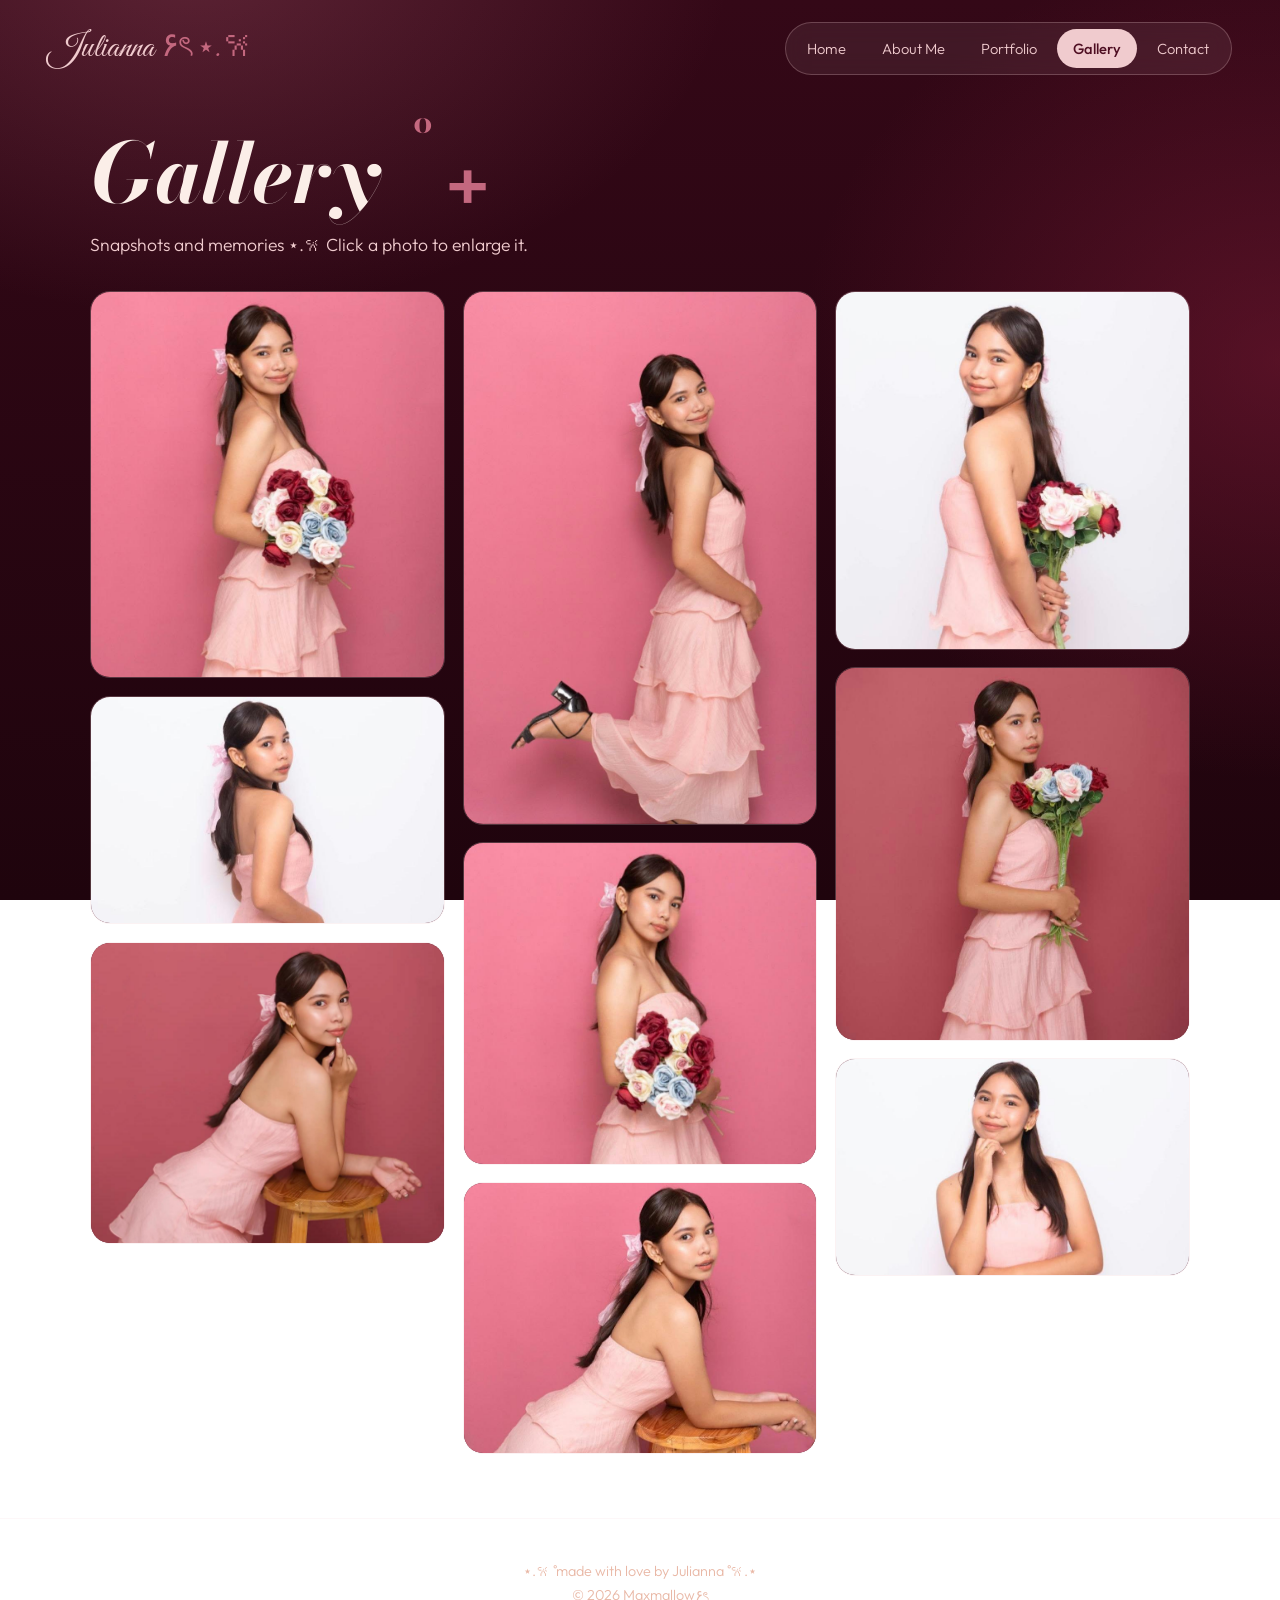
<file: gallery.html>
<!DOCTYPE html>
<html lang="en">
<head>
<meta charset="UTF-8">
<meta name="viewport" content="width=device-width, initial-scale=1">
<title>Gallery | Maxmallow۶ৎ</title>
<link rel="preconnect" href="https://fonts.googleapis.com">
<link rel="preconnect" href="https://fonts.gstatic.com" crossorigin>
<link href="https://fonts.googleapis.com/css2?family=Great+Vibes&family=Bodoni+Moda:ital,opsz,wght@0,6..96,500;0,6..96,700;1,6..96,500;1,6..96,700&family=Outfit:wght@300;400;500&display=swap" rel="stylesheet">
<link rel="stylesheet" href="style.css">
</head>
<body class="">
<div class="sky" id="sky" aria-hidden="true"></div>
<header class="top">
  <a class="brand" href="index.html">Julianna <span>۶ৎ ⋆.𐙚</span></a>
  <nav class="pill" aria-label="Main"><a href="index.html">Home</a><a href="about.html">About Me</a><a href="portfolio.html">Portfolio</a><a href="gallery.html" class="on" aria-current="page">Gallery</a><a href="contact.html">Contact</a></nav>
</header>
<main>

<section class="wrap">
  <h1 class="ptitle"><i>Gallery</i> <span>˚₊</span></h1>
  <p class="lead">Snapshots and memories ⋆.𐙚 Click a photo to enlarge it.</p>
  <div class="masonry">
    <button class="tile" style="aspect-ratio:852/929" data-full="photo-1.jpg" data-cap="Photo 1" aria-label="Open photo 1"><div class="ph tile-ph"><span class="ph-mark">⋆.𐙚</span><span class="ph-label">photo 1</span><img src="photo-1.jpg" alt="photo 1" loading="lazy" onerror="this.remove()"></div></button>
    <button class="tile" style="aspect-ratio:853/548" data-full="photo-2.jpg" data-cap="Photo 2" aria-label="Open photo 2"><div class="ph tile-ph"><span class="ph-mark">⋆.𐙚</span><span class="ph-label">photo 2</span><img src="photo-2.jpg" alt="photo 2" loading="lazy" onerror="this.remove()"></div></button>
    <button class="tile" style="aspect-ratio:1440/1228" data-full="photo-3.jpg" data-cap="Photo 3" aria-label="Open photo 3"><div class="ph tile-ph"><span class="ph-mark">⋆.𐙚</span><span class="ph-label">photo 3</span><img src="photo-3.jpg" alt="photo 3" loading="lazy" onerror="this.remove()"></div></button>
    <button class="tile" style="aspect-ratio:852/1280" data-full="photo-4.jpg" data-cap="Photo 4" aria-label="Open photo 4"><div class="ph tile-ph"><span class="ph-mark">⋆.𐙚</span><span class="ph-label">photo 4</span><img src="photo-4.jpg" alt="photo 4" loading="lazy" onerror="this.remove()"></div></button>
    <button class="tile" style="aspect-ratio:852/774" data-full="photo-5.jpg" data-cap="Photo 5" aria-label="Open photo 5"><div class="ph tile-ph"><span class="ph-mark">⋆.𐙚</span><span class="ph-label">photo 5</span><img src="photo-5.jpg" alt="photo 5" loading="lazy" onerror="this.remove()"></div></button>
    <button class="tile" style="aspect-ratio:853/652" data-full="photo-6.jpg" data-cap="Photo 6" aria-label="Open photo 6"><div class="ph tile-ph"><span class="ph-mark">⋆.𐙚</span><span class="ph-label">photo 6</span><img src="photo-6.jpg" alt="photo 6" loading="lazy" onerror="this.remove()"></div></button>
    <button class="tile" style="aspect-ratio:853/861" data-full="photo-7.jpg" data-cap="Photo 7" aria-label="Open photo 7"><div class="ph tile-ph"><span class="ph-mark">⋆.𐙚</span><span class="ph-label">photo 7</span><img src="photo-7.jpg" alt="photo 7" loading="lazy" onerror="this.remove()"></div></button>
    <button class="tile" style="aspect-ratio:853/897" data-full="photo-8.jpg" data-cap="Photo 8" aria-label="Open photo 8"><div class="ph tile-ph"><span class="ph-mark">⋆.𐙚</span><span class="ph-label">photo 8</span><img src="photo-8.jpg" alt="photo 8" loading="lazy" onerror="this.remove()"></div></button>
    <button class="tile" style="aspect-ratio:853/523" data-full="photo-9.jpg" data-cap="Photo 9" aria-label="Open photo 9"><div class="ph tile-ph"><span class="ph-mark">⋆.𐙚</span><span class="ph-label">photo 9</span><img src="photo-9.jpg" alt="photo 9" loading="lazy" onerror="this.remove()"></div></button>
  </div>
</section>

</main>
<footer class="foot">
  <p>⋆.𐙚 ̊ made with love by Julianna ̊ 𐙚.⋆</p>
  <p>© <span id="yr">2026</span> Maxmallow۶ৎ</p>
</footer>
<script src="script.js"></script>
</body>
</html>
</file>
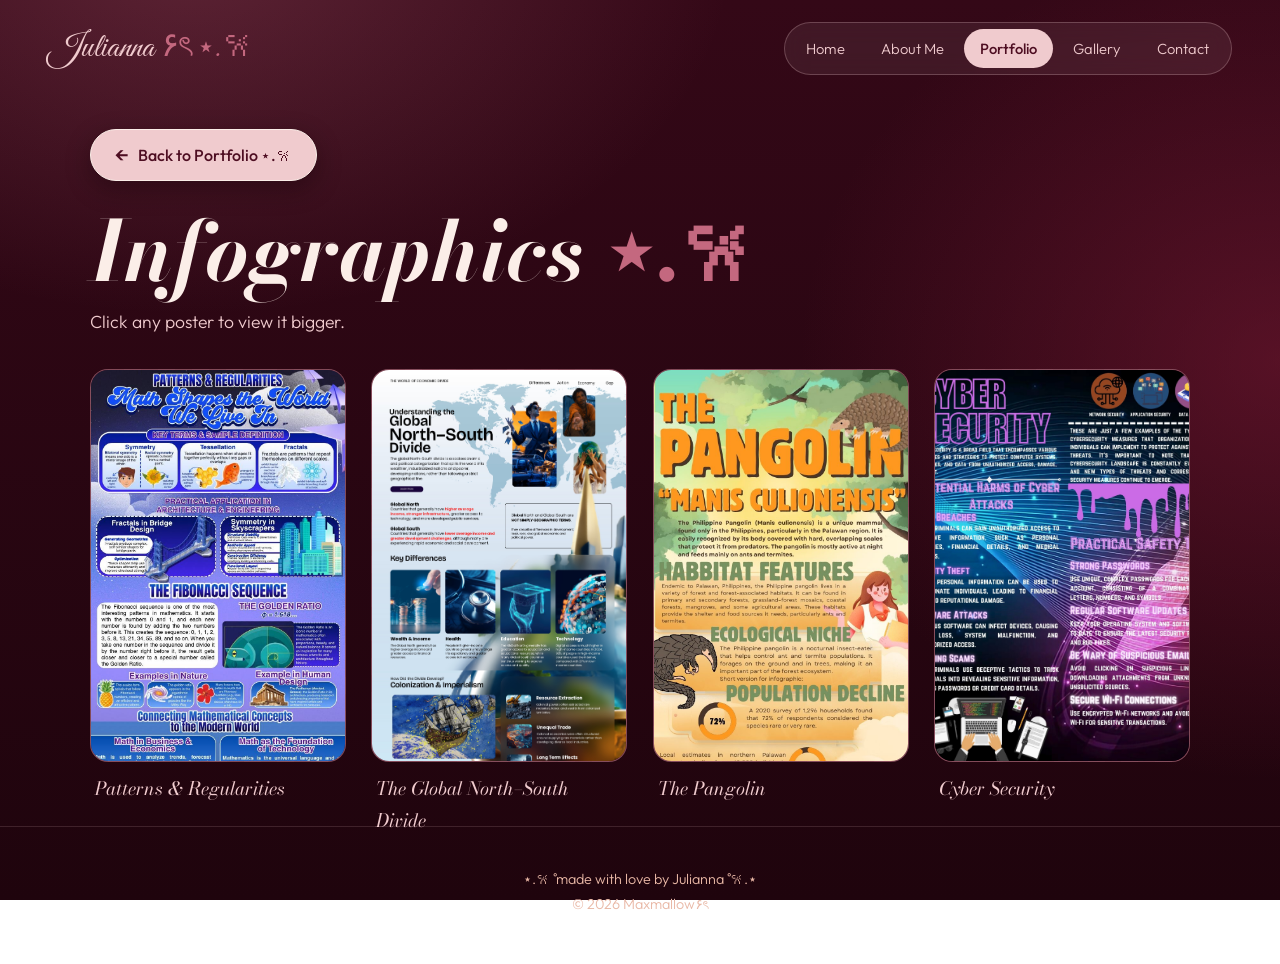
<file: infographics.html>
<!DOCTYPE html>
<html lang="en">
<head>
<meta charset="UTF-8">
<meta name="viewport" content="width=device-width, initial-scale=1">
<title>Infographics | Maxmallow۶ৎ</title>
<link rel="preconnect" href="https://fonts.googleapis.com">
<link rel="preconnect" href="https://fonts.gstatic.com" crossorigin>
<link href="https://fonts.googleapis.com/css2?family=Great+Vibes&family=Bodoni+Moda:ital,opsz,wght@0,6..96,500;0,6..96,700;1,6..96,500;1,6..96,700&family=Outfit:wght@300;400;500&display=swap" rel="stylesheet">
<link rel="stylesheet" href="style.css">
</head>
<body class="">
<div class="sky" id="sky" aria-hidden="true"></div>
<header class="top">
  <a class="brand" href="index.html">Julianna <span>۶ৎ ⋆.𐙚</span></a>
  <nav class="pill" aria-label="Main"><a href="index.html">Home</a><a href="about.html">About Me</a><a href="portfolio.html" class="on" aria-current="page">Portfolio</a><a href="gallery.html">Gallery</a><a href="contact.html">Contact</a></nav>
</header>
<main>

<section class="wrap">
  <a class="back-btn" href="portfolio.html"><span class="arr">←</span> Back to Portfolio ⋆.𐙚</a>
  <a class="back-float" href="portfolio.html" aria-label="Back to Portfolio"><span class="arr">←</span> Portfolio ۶ৎ</a>
  <h1 class="ptitle"><i>Infographics</i> <span>⋆.𐙚</span></h1>
  <p class="lead">Click any poster to view it bigger.</p>
  <div class="posters">
    <figure class="poster" data-full="infographic-1.jpg" data-cap="Patterns &amp; Regularities" tabindex="0" role="button" aria-label="Open Patterns &amp; Regularities">
      <div class="ph poster-ph"><span class="ph-mark">⋆.𐙚</span><span class="ph-label">infographic 1</span><img src="infographic-1.jpg" alt="infographic 1" loading="lazy" onerror="this.remove()"></div>
      <figcaption>Patterns &amp; Regularities</figcaption>
    </figure>
    <figure class="poster" data-full="infographic-2.jpg" data-cap="The Global North–South Divide" tabindex="0" role="button" aria-label="Open The Global North–South Divide">
      <div class="ph poster-ph"><span class="ph-mark">⋆.𐙚</span><span class="ph-label">infographic 2</span><img src="infographic-2.jpg" alt="infographic 2" loading="lazy" onerror="this.remove()"></div>
      <figcaption>The Global North–South Divide</figcaption>
    </figure>
    <figure class="poster" data-full="infographic-3.jpg" data-cap="The Pangolin" tabindex="0" role="button" aria-label="Open The Pangolin">
      <div class="ph poster-ph"><span class="ph-mark">⋆.𐙚</span><span class="ph-label">infographic 3</span><img src="infographic-3.jpg" alt="infographic 3" loading="lazy" onerror="this.remove()"></div>
      <figcaption>The Pangolin</figcaption>
    </figure>
    <figure class="poster" data-full="infographic-4.jpg" data-cap="Cyber Security" tabindex="0" role="button" aria-label="Open Cyber Security">
      <div class="ph poster-ph"><span class="ph-mark">⋆.𐙚</span><span class="ph-label">infographic 4</span><img src="infographic-4.jpg" alt="infographic 4" loading="lazy" onerror="this.remove()"></div>
      <figcaption>Cyber Security</figcaption>
    </figure>
  </div>
</section>

</main>
<footer class="foot">
  <p>⋆.𐙚 ̊ made with love by Julianna ̊ 𐙚.⋆</p>
  <p>© <span id="yr">2026</span> Maxmallow۶ৎ</p>
</footer>
<script src="script.js"></script>
</body>
</html>
</file>
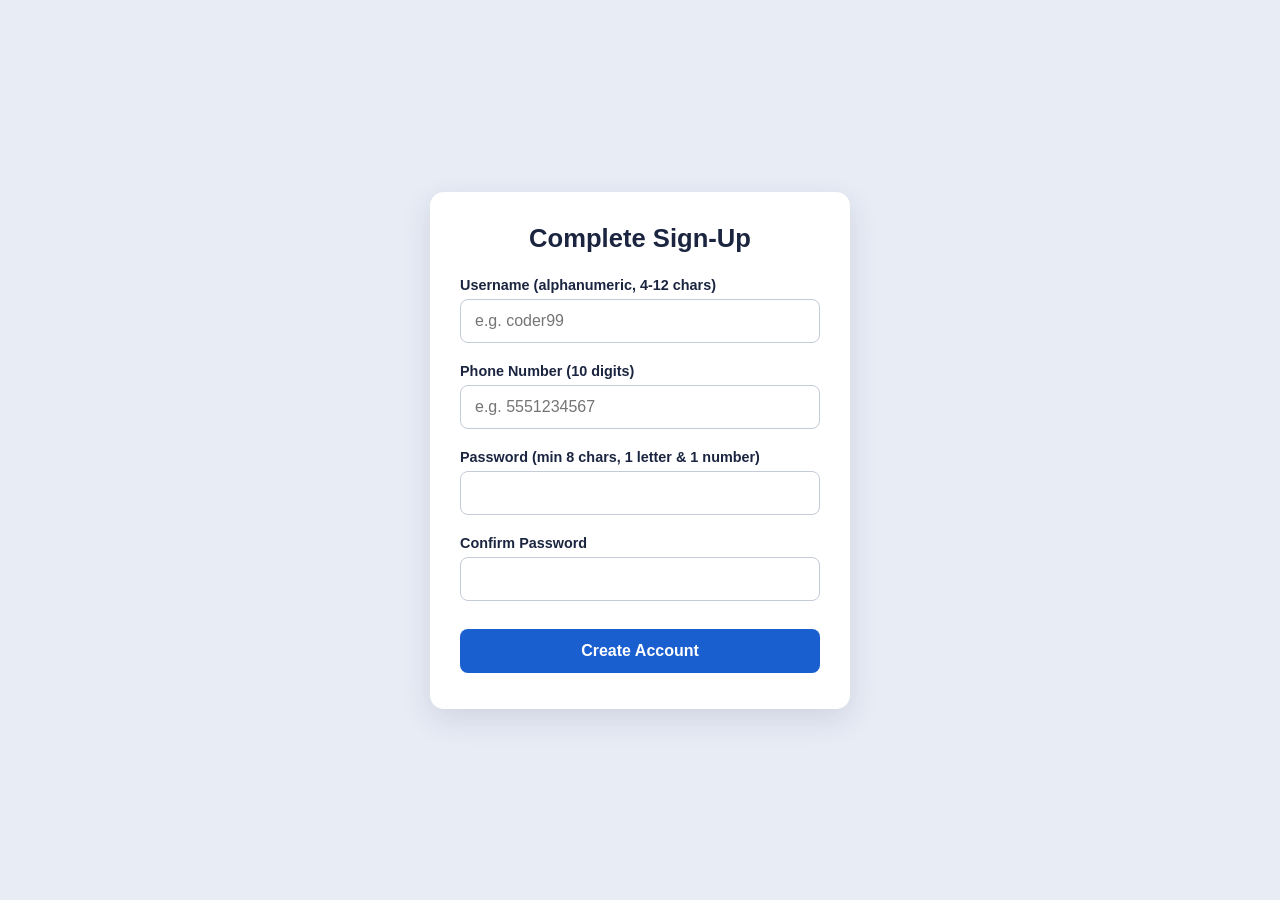
<file: input-validation.html>
<!DOCTYPE html>
<html lang="en">
<head>
  <meta charset="UTF-8">
  <meta name="viewport" content="width=device-width, initial-scale=1.0">
  <title>Complete Sign-Up</title>
  <style>
    * {
      box-sizing: border-box;
    }

    body {
      margin: 0;
      min-height: 100vh;
      display: flex;
      align-items: center;
      justify-content: center;
      font-family: "Segoe UI", Tahoma, Arial, sans-serif;
      background: #e8ecf5;
      color: #1b2540;
    }

    .container {
      width: 100%;
      max-width: 420px;
      margin: 24px;
      padding: 32px 30px 36px;
      background: #ffffff;
      border-radius: 14px;
      box-shadow: 0 10px 30px rgba(30, 45, 90, 0.12);
    }

    h2 {
      margin: 0 0 24px;
      text-align: center;
      font-size: 1.6rem;
    }

    .form-group {
      margin-bottom: 20px;
    }

    label {
      display: block;
      margin-bottom: 6px;
      font-size: 0.9rem;
      font-weight: 600;
    }

    input {
      width: 100%;
      padding: 12px 14px;
      font-size: 1rem;
      border: 1.5px solid #c4cad8;
      border-radius: 8px;
      background: #fff;
      outline: none;
      transition: border-color 0.15s, background 0.15s;
    }

    input:focus {
      border-color: #1a5fd0;
    }

    input.invalid {
      border-color: #c0213f;
      background: #fdf1f3;
    }

    input.valid {
      border-color: #1f9d55;
      background: #eaf7ef;
    }

    .error-message {
      display: none;
      margin-top: 5px;
      font-size: 0.8rem;
      color: #c0213f;
    }

    input.invalid + .error-message {
      display: block;
    }

    button {
      width: 100%;
      margin-top: 8px;
      padding: 13px;
      font-size: 1rem;
      font-weight: 600;
      color: #fff;
      background: #1a5fd0;
      border: none;
      border-radius: 8px;
      cursor: pointer;
      transition: background 0.15s;
    }

    button:hover {
      background: #1450b3;
    }

    button:focus-visible {
      outline: 3px solid #9fc0f5;
      outline-offset: 2px;
    }

    .success-message {
      display: none;
      margin-top: 16px;
      padding: 12px;
      text-align: center;
      font-weight: 600;
      color: #14683a;
      background: #e3f6ea;
      border-radius: 8px;
    }
  </style>
</head>
<body>

  <div class="container">
    <h2>Complete Sign-Up</h2>

    <form id="signupForm" novalidate>
      <div class="form-group">
        <label for="username">Username (alphanumeric, 4-12 chars)</label>
        <input type="text" id="username" placeholder="e.g. coder99" autocomplete="off">
        <div class="error-message">Must be 4-12 characters and contain only letters and numbers.</div>
      </div>

      <div class="form-group">
        <label for="phone">Phone Number (10 digits)</label>
        <input type="text" id="phone" placeholder="e.g. 5551234567" inputmode="numeric" autocomplete="off">
        <div class="error-message">Please enter a valid 10-digit phone number.</div>
      </div>

      <div class="form-group">
        <label for="password">Password (min 8 chars, 1 letter &amp; 1 number)</label>
        <input type="password" id="password" autocomplete="new-password">
        <div class="error-message">Requires at least 8 characters with at least 1 letter and 1 number.</div>
      </div>

      <div class="form-group">
        <label for="confirmPassword">Confirm Password</label>
        <input type="password" id="confirmPassword" autocomplete="new-password">
        <div class="error-message">Passwords do not match.</div>
      </div>

      <button type="submit">Create Account</button>
      <div class="success-message" id="successMessage">Account created successfully!</div>
    </form>
  </div>

  <script>
    const form = document.getElementById("signupForm");
    const username = document.getElementById("username");
    const phone = document.getElementById("phone");
    const password = document.getElementById("password");
    const confirmPassword = document.getElementById("confirmPassword");
    const successMessage = document.getElementById("successMessage");

    // Validation rules: each returns true when the value is valid
    const validators = {
      username: (v) => /^[a-zA-Z0-9]{4,12}$/.test(v),
      phone: (v) => /^\d{10}$/.test(v),
      password: (v) => /^(?=.*[A-Za-z])(?=.*\d).{8,}$/.test(v),
      confirmPassword: (v) => v !== "" && v === password.value
    };

    function validateField(input) {
      const isValid = validators[input.id](input.value);
      input.classList.toggle("invalid", !isValid);
      input.classList.toggle("valid", isValid);
      return isValid;
    }

    // Live validation as the user types
    [username, phone, password, confirmPassword].forEach((input) => {
      input.addEventListener("input", () => {
        successMessage.style.display = "none";
        validateField(input);
        // Re-check the confirm field when the password changes
        if (input === password && confirmPassword.value !== "") {
          validateField(confirmPassword);
        }
      });
    });

    form.addEventListener("submit", (event) => {
      event.preventDefault();

      const results = [username, phone, password, confirmPassword].map(validateField);
      const allValid = results.every(Boolean);

      if (allValid) {
        successMessage.style.display = "block";
        form.reset();
        [username, phone, password, confirmPassword].forEach((i) => i.classList.remove("valid", "invalid"));
      } else {
        successMessage.style.display = "none";
      }
    });
  </script>

</body>
</html>
</file>
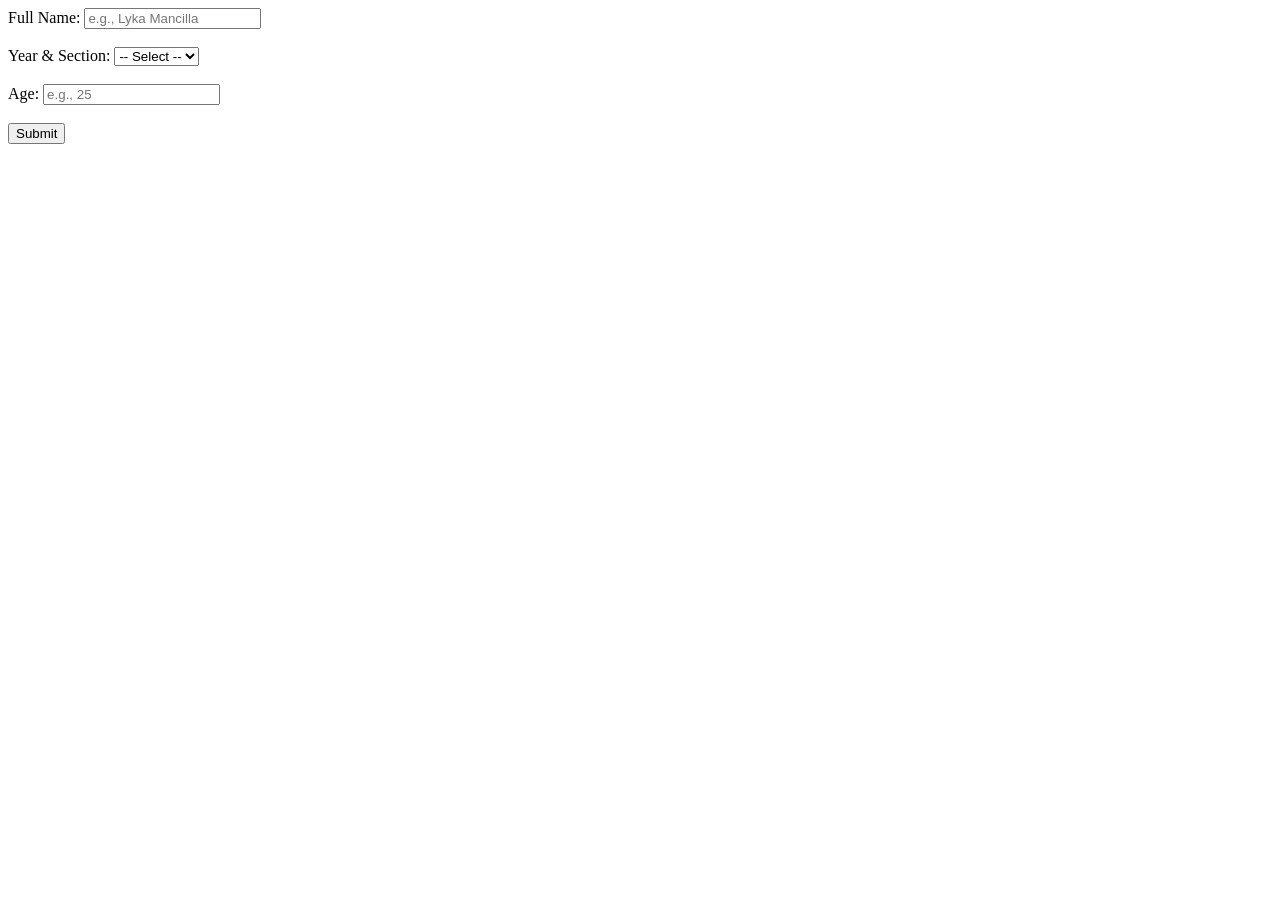
<file: introduction-to-javascript.html>
<!DOCTYPE html>
<html>
<head>
    <title>Age Checker</title>
</head>
<body>

    <form>
        <label>Full Name:</label>
        <input type="text" id="userName" placeholder="e.g., Lyka Mancilla">

        <br><br>

        <label>Year &amp; Section:</label>
        <select id="yearSection">
            <option value="">-- Select --</option>
            <option value="2IT1">2IT1</option>
            <option value="2IT2">2IT2</option>
            <option value="2IT3">2IT3</option>
            <option value="2IT4">2IT4</option>
            <option value="2IT5">2IT5</option>
        </select>

        <br><br>

        <label>Age:</label>
        <input type="number" id="userAge" placeholder="e.g., 25">

        <br><br>
        <button type="button" onclick="checkAge()">Submit</button>

        <p id="outputResult"></p>
    </form>

    <script>
        function checkAge() {
            const nameInput = document.getElementById("userName");
            const yearSectionInput = document.getElementById("yearSection");
            const ageInput = document.getElementById("userAge");
            const outputText = document.getElementById("outputResult");
            const name = nameInput.value.trim();
            const yearSection = yearSectionInput.value;
            const ageValue = Number(ageInput.value);

            let missingFields = [];

            if (name === "") {
                missingFields.push("Full Name");
            }
            if (yearSection === "") {
                missingFields.push("Year & Section");
            }
            if (ageInput.value.trim() === "" || isNaN(ageValue)) {
                missingFields.push("Age");
            }
            if (missingFields.length > 0) {
                outputText.style.color = "red";
                outputText.textContent =
                    "Please complete all fields, including " + missingFields.join(" and ") + ".";
                return;
            }
            if (ageValue <= 0) {
                outputText.style.color = "red";
                outputText.textContent = "Please input a number greater than 1.";
            } else if (ageValue >= 18) {
                outputText.style.color = "green";
                outputText.textContent =
                    name + ", Access Granted: Adult Account. You are " + ageValue + ". Section: " + yearSection + ".";
            } else {
                outputText.style.color = "red";
                outputText.textContent =
                    name + ", Access Restricted: Minor Account. You are " + ageValue + ". Section: " + yearSection + ".";
            }
        }
    </script>

</body>
</html>
</file>
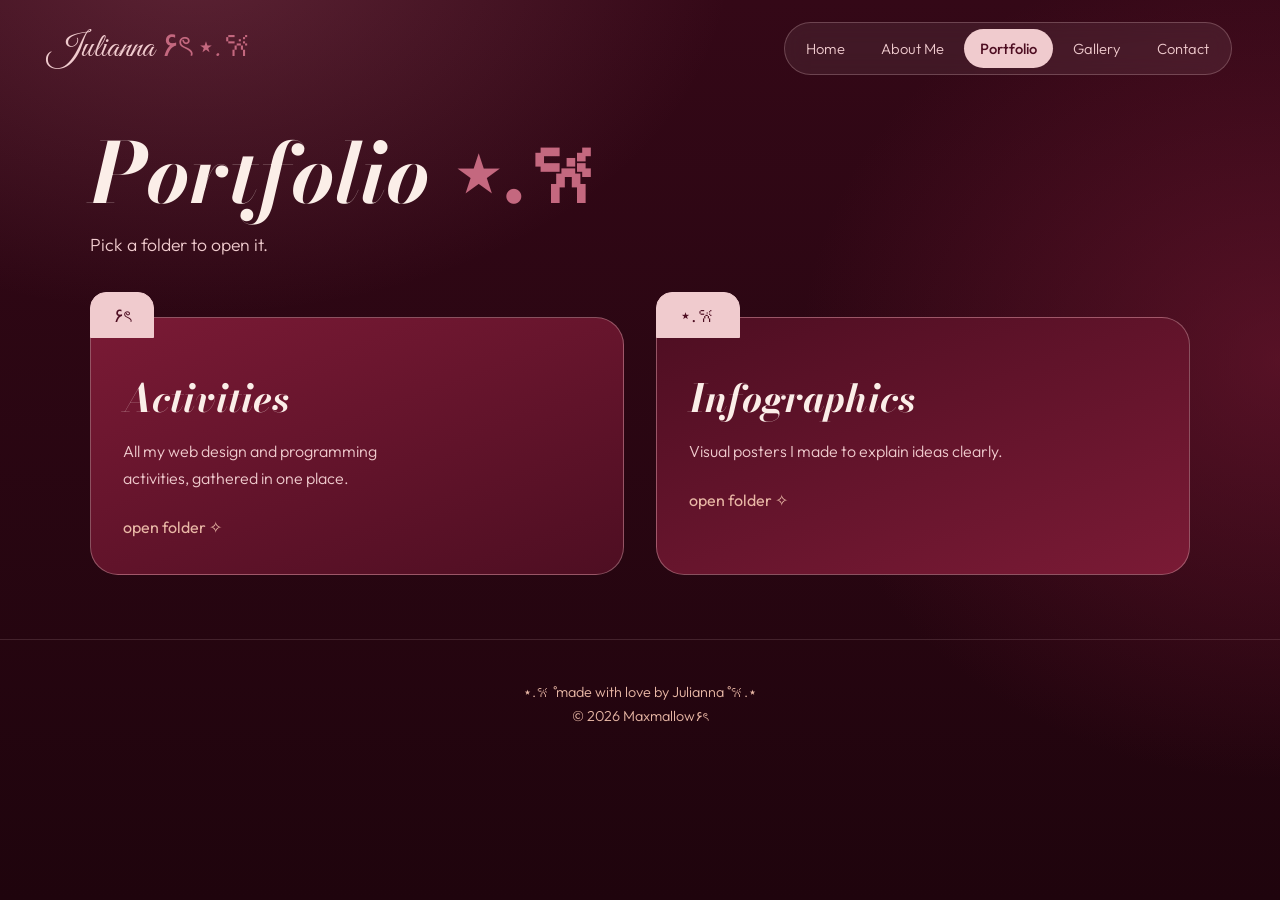
<file: portfolio.html>
<!DOCTYPE html>
<html lang="en">
<head>
<meta charset="UTF-8">
<meta name="viewport" content="width=device-width, initial-scale=1">
<title>Portfolio | Maxmallow۶ৎ</title>
<link rel="preconnect" href="https://fonts.googleapis.com">
<link rel="preconnect" href="https://fonts.gstatic.com" crossorigin>
<link href="https://fonts.googleapis.com/css2?family=Great+Vibes&family=Bodoni+Moda:ital,opsz,wght@0,6..96,500;0,6..96,700;1,6..96,500;1,6..96,700&family=Outfit:wght@300;400;500&display=swap" rel="stylesheet">
<link rel="stylesheet" href="style.css">
</head>
<body class="">
<div class="sky" id="sky" aria-hidden="true"></div>
<header class="top">
  <a class="brand" href="index.html">Julianna <span>۶ৎ ⋆.𐙚</span></a>
  <nav class="pill" aria-label="Main"><a href="index.html">Home</a><a href="about.html">About Me</a><a href="portfolio.html" class="on" aria-current="page">Portfolio</a><a href="gallery.html">Gallery</a><a href="contact.html">Contact</a></nav>
</header>
<main>

<section class="wrap">
  <h1 class="ptitle"><i>Portfolio</i> <span>⋆.𐙚</span></h1>
  <p class="lead">Pick a folder to open it.</p>
  <div class="folders">
    <a class="folder" href="activities.html">
      <span class="tab">۶ৎ</span>
      <h2>Activities</h2>
      <p>All my web design and programming activities, gathered in one place.</p>
      <span class="open">open folder ✧</span>
    </a>
    <a class="folder alt" href="infographics.html">
      <span class="tab">⋆.𐙚</span>
      <h2>Infographics</h2>
      <p>Visual posters I made to explain ideas clearly.</p>
      <span class="open">open folder ✧</span>
    </a>
  </div>
</section>

</main>
<footer class="foot">
  <p>⋆.𐙚 ̊ made with love by Julianna ̊ 𐙚.⋆</p>
  <p>© <span id="yr">2026</span> Maxmallow۶ৎ</p>
</footer>
<script src="script.js"></script>
</body>
</html>
</file>
<file: style.css>
:root{
  --w950:#1f040d; --w900:#340817; --w800:#4e0e22; --bur:#7a1a35;
  --rose:#c4687f; --blush:#f0cbce; --cream:#fbeee8; --glow:#e9b8a6;
  --display:'Bodoni Moda',Georgia,serif;
  --body:'Outfit',system-ui,sans-serif;
  --script:'Great Vibes','Brush Script MT',cursive;
}
*{box-sizing:border-box;margin:0;padding:0}
html{scroll-behavior:smooth}
body{
  font-family:var(--body);font-weight:300;color:var(--cream);line-height:1.7;
  min-height:100vh;overflow-x:hidden;
  background:
    radial-gradient(900px 600px at 15% -5%,rgba(196,104,127,.28),transparent 60%),
    radial-gradient(800px 700px at 100% 40%,rgba(122,26,53,.55),transparent 60%),
    linear-gradient(180deg,var(--w900),var(--w950));
  background-attachment:fixed;
}
a{color:inherit;text-decoration:none}
:focus-visible{outline:2px solid var(--blush);outline-offset:3px;border-radius:6px}
main,header,footer{position:relative;z-index:1}

/* sparkles */
.sky{position:fixed;inset:0;z-index:0;pointer-events:none;overflow:hidden}
.sky span{position:absolute;color:var(--blush);opacity:.0;animation:twinkle 5s ease-in-out infinite}
@keyframes twinkle{0%,100%{opacity:.05;transform:scale(.8)}50%{opacity:.7;transform:scale(1.15)}}

/* header */
.top{display:flex;justify-content:space-between;align-items:center;gap:1rem 2rem;flex-wrap:wrap;
  padding:1.4rem clamp(1rem,4vw,3rem)}
.brand{font-family:var(--script);font-weight:400;font-size:2.1rem;line-height:1;letter-spacing:.01em;color:var(--blush)}
.brand span,.wordmark span,.ptitle span{color:var(--rose)}
.pill{display:flex;gap:.25rem;padding:.35rem;border-radius:999px;
  background:rgba(251,238,232,.07);border:1px solid rgba(240,203,206,.25);
  backdrop-filter:blur(10px);-webkit-backdrop-filter:blur(10px);max-width:100%;overflow-x:auto}
.pill a{padding:.45rem 1rem;border-radius:999px;font-size:.92rem;white-space:nowrap;color:var(--blush);transition:background .25s,color .25s}
.pill a:hover{background:rgba(240,203,206,.15)}
.pill a.on{background:var(--blush);color:var(--w800);font-weight:500}

.wrap{width:min(1100px,92vw);margin:0 auto;padding:2rem 0 4rem}

/* buttons */
.btn{display:inline-block;padding:.8rem 1.7rem;border-radius:999px;font-family:var(--body);font-size:1rem;font-weight:500;cursor:pointer;border:1px solid var(--blush);transition:transform .25s,background .25s,color .25s}
.btn.solid{background:var(--blush);color:var(--w800)}
.btn.solid:hover{background:var(--cream);transform:translateY(-2px)}
.btn.ghost{color:var(--blush);background:transparent}
.btn.ghost:hover{background:rgba(240,203,206,.14);transform:translateY(-2px)}

/* home */
.hero{display:flex;flex-direction:column;align-items:center;text-align:center;padding:1.5rem 1rem 3rem}
.hello{color:var(--glow);letter-spacing:.12em;font-size:.95rem;margin-bottom:1.5rem}
.arch{position:relative;width:min(260px,62vw);aspect-ratio:3/4;border-radius:999px 999px 28px 28px;
  border:2px solid var(--blush);outline:1px solid var(--rose);outline-offset:12px;overflow:hidden;
  background:var(--w800);animation:rise 1.2s cubic-bezier(.2,.8,.2,1) both}
@keyframes rise{from{opacity:0;transform:translateY(24px)}to{opacity:1;transform:none}}
.arch::after{content:"";position:absolute;inset:55% 0 0;background:linear-gradient(transparent,rgba(31,4,13,.75));pointer-events:none}
.wordmark{position:relative;z-index:2;margin-top:clamp(-4.5rem,-9vw,-2.2rem);
  font-family:var(--script);font-weight:400;line-height:1;
  font-size:clamp(3.6rem,17vw,11rem);letter-spacing:0;color:var(--cream);
  text-shadow:0 4px 30px rgba(31,4,13,.7)}
.intro{max-width:38rem;margin:1.6rem auto 0;font-size:1.1rem;line-height:1.8;color:var(--blush)}
.cta{display:flex;gap:.9rem;flex-wrap:wrap;justify-content:center}

.ribbon{overflow:hidden;background:var(--rose);color:var(--w900);transform:rotate(-1.6deg);margin:1rem -2vw 3rem;padding:.7rem 0;
  border-top:1px solid var(--blush);border-bottom:1px solid var(--blush)}
.track{display:flex;width:max-content;animation:slide 60s linear infinite}
.grp{display:flex;flex-shrink:0}
.track span{padding:0 1.6rem;font-family:var(--display);font-style:italic;font-weight:500;font-size:1.25rem;white-space:nowrap}
@keyframes slide{to{transform:translateX(-50%)}}

.sec{font-family:var(--display);font-style:italic;font-weight:500;font-size:1.9rem;color:var(--blush);margin-bottom:1.2rem}
.sec.small{font-size:1.3rem;margin-top:1.8rem;margin-bottom:.8rem}
.duo{display:grid;grid-template-columns:repeat(auto-fit,minmax(280px,1fr));gap:1.5rem}
.door{position:relative;display:block;padding:2.2rem 2rem 2rem;border-radius:200px 200px 24px 24px;text-align:center;
  background:linear-gradient(180deg,rgba(122,26,53,.75),rgba(78,14,34,.6));border:1px solid rgba(240,203,206,.3);
  transition:transform .3s,border-color .3s}
.door.alt{border-radius:24px 24px 200px 200px;padding:2rem 2rem 2.6rem}
.door:hover{transform:translateY(-6px);border-color:var(--blush)}
.door-sym{display:block;font-size:1.8rem;color:var(--rose);margin-bottom:.4rem}
.door h3{font-family:var(--display);font-style:italic;font-size:2rem;font-weight:700;color:var(--cream)}
.door p{max-width:18rem;margin:.4rem auto 1rem;color:var(--blush)}
.door-go{color:var(--glow);font-weight:400}

/* page titles */
.ptitle{font-family:var(--display);font-weight:700;font-size:clamp(2.6rem,8vw,5.2rem);line-height:1.05;margin-bottom:.8rem;color:var(--cream)}
.ptitle i{font-weight:700}
.lead{max-width:36rem;color:var(--blush);font-size:1.1rem;margin-bottom:2rem}
.back{display:inline-block;color:var(--glow);margin-bottom:1rem;border-bottom:1px solid transparent}
.back:hover{border-color:var(--glow)}

/* placeholder */
.ph{position:relative;width:100%;height:100%;min-height:100%;display:grid;place-items:center;text-align:center;overflow:hidden;
  background:repeating-linear-gradient(45deg,rgba(240,203,206,.06) 0 12px,rgba(240,203,206,.02) 12px 24px),var(--w800)}
.ph-mark{display:block;font-size:1.6rem;color:var(--rose)}
.ph-label{display:block;font-size:.85rem;color:var(--blush);opacity:.8}
.ph img{position:absolute;inset:0;width:100%;height:100%;object-fit:cover}
.ph>span{grid-area:1/1;position:relative}
.ph>span.ph-label{transform:translateY(1.4rem)}
.arch .ph,.polaroid .ph{height:100%}

/* about */
.about{display:grid;grid-template-columns:minmax(240px,340px) 1fr;gap:clamp(2rem,6vw,4.5rem);align-items:start}
.polaroid{background:var(--cream);padding:.9rem .9rem 1rem;border-radius:6px;transform:rotate(-3deg);
  box-shadow:0 20px 50px rgba(0,0,0,.45);color:var(--w800)}
.polaroid .ph{aspect-ratio:4/5;height:auto}
.polaroid figcaption{font-family:var(--display);font-style:italic;font-size:1.3rem;text-align:center;padding-top:.7rem}
.about-text p{max-width:40rem;margin-bottom:1rem;color:var(--cream)}
.chips{list-style:none;display:flex;flex-wrap:wrap;gap:.6rem}
.chips li{padding:.35rem 1rem;border-radius:999px;border:1px solid var(--rose);color:var(--blush);background:rgba(196,104,127,.12)}
.facts{list-style:none}
.facts li{padding:.45rem 0;border-bottom:1px dashed rgba(240,203,206,.25);max-width:32rem}

/* portfolio folders */
.folders{display:grid;grid-template-columns:repeat(auto-fit,minmax(280px,1fr));gap:2rem;margin-top:1rem}
.folder{position:relative;display:block;padding:3rem 2rem 2rem;border-radius:0 28px 28px 28px;margin-top:1.6rem;
  background:linear-gradient(160deg,var(--bur),var(--w800));border:1px solid rgba(240,203,206,.35);transition:transform .3s}
.folder.alt{background:linear-gradient(160deg,var(--w800),var(--bur))}
.folder .tab{position:absolute;top:-1.6rem;left:-1px;padding:.35rem 1.4rem;border-radius:16px 16px 0 0;background:var(--blush);color:var(--w800);font-size:1.2rem;border:1px solid var(--blush)}
.folder:hover{transform:translateY(-6px) rotate(-.6deg)}
.folder h2{font-family:var(--display);font-style:italic;font-size:2.4rem;font-weight:700}
.folder p{color:var(--blush);margin:.4rem 0 1.4rem;max-width:20rem}
.folder .open{color:var(--glow);font-weight:400}

/* activities */
.entries{display:flex;flex-direction:column;gap:1.4rem}
.entry{display:grid;grid-template-columns:200px 1fr;gap:1.6rem;align-items:center;padding:1rem;border-radius:22px;cursor:pointer;
  background:rgba(251,238,232,.05);border:1px solid rgba(240,203,206,.2);transition:background .25s,border-color .25s}
.entry:hover{background:rgba(251,238,232,.1);border-color:var(--rose)}
.entry .thumb{aspect-ratio:4/3;height:auto;border-radius:14px}
.entry h2{font-family:var(--display);font-style:italic;font-size:1.6rem;font-weight:700}
.entry .meta{color:var(--glow);font-size:.9rem;margin-bottom:.4rem}
.entry p{max-width:38rem}
.view{display:inline-block;margin-top:.6rem;color:var(--rose);font-weight:400}

/* infographics */
.posters{display:grid;grid-template-columns:repeat(auto-fill,minmax(240px,1fr));gap:1.6rem}
.poster{cursor:pointer;transition:transform .3s}
.poster:hover{transform:translateY(-6px) rotate(.6deg)}
.poster .ph{aspect-ratio:4/5;height:auto;border-radius:18px;border:1px solid rgba(240,203,206,.3)}
.poster figcaption{font-family:var(--display);font-style:italic;font-size:1.15rem;padding:.7rem .3rem 0;color:var(--blush)}

/* gallery */
.masonry{columns:3 240px;column-gap:1.1rem}
.tile{display:block;width:100%;margin:0 0 1.1rem;break-inside:avoid;border:1px solid rgba(240,203,206,.25);border-radius:20px;overflow:hidden;cursor:zoom-in;background:none;transition:transform .3s}
.tile:hover{transform:scale(1.02)}
.tile.tall{height:380px}.tile.mid{height:290px}.tile.short{height:210px}

/* contact */
.contact{display:grid;grid-template-columns:1fr 1.2fr;gap:clamp(2rem,6vw,4rem);align-items:start}
.links{list-style:none;margin-bottom:1rem}
.links a{display:inline-block;padding:.35rem 0;border-bottom:1px solid rgba(240,203,206,.3);color:var(--blush);margin-bottom:.5rem}
.links a:hover{color:var(--cream);border-color:var(--cream)}
.note{font-size:.85rem;color:var(--glow);opacity:.8}
.c-form{display:flex;flex-direction:column;gap:1.1rem;padding:2rem;border-radius:28px;background:rgba(251,238,232,.06);border:1px solid rgba(240,203,206,.28)}
.c-form label{display:flex;flex-direction:column;gap:.35rem;color:var(--blush);font-size:.95rem}
.c-form input,.c-form textarea{font:inherit;font-weight:300;color:var(--cream);background:rgba(31,4,13,.55);border:1px solid rgba(240,203,206,.3);border-radius:14px;padding:.75rem 1rem}
.c-form input::placeholder,.c-form textarea::placeholder{color:rgba(240,203,206,.45)}
.c-form input:focus,.c-form textarea:focus{outline:none;border-color:var(--blush)}
.c-form .btn{align-self:flex-start}

/* footer */
.foot{text-align:center;padding:2.5rem 1rem 3rem;color:var(--glow);font-size:.9rem;border-top:1px solid rgba(240,203,206,.15)}

/* lightbox */
.lb{position:fixed;inset:0;z-index:50;display:none;place-items:center;padding:2rem;background:rgba(20,2,8,.9);backdrop-filter:blur(6px)}
.lb.open{display:grid}
.lb figure{max-width:min(900px,92vw);text-align:center}
.lb img{max-width:100%;max-height:78vh;border-radius:16px;border:1px solid var(--blush)}
.lb .none{padding:3rem 2rem;border:1px dashed var(--rose);border-radius:16px;color:var(--blush)}
.lb figcaption{margin-top:.8rem;font-family:var(--display);font-style:italic;color:var(--blush);font-size:1.2rem}
.lb button{position:absolute;top:1.2rem;right:1.4rem;background:var(--blush);color:var(--w800);border:0;border-radius:999px;padding:.5rem 1.1rem;font:inherit;font-weight:500;cursor:pointer}

@media (max-width:760px){
  .about,.contact{grid-template-columns:1fr}
  .polaroid{max-width:300px;margin:0 auto}
  .entry{grid-template-columns:1fr}
  .top{justify-content:center}
}
@media (prefers-reduced-motion:reduce){
  *{animation:none!important;transition:none!important}
  .sky span{opacity:.35}
}

/* crossed ribbons */
.ribbons{position:relative;height:210px;margin:.5rem 0 3rem;overflow:hidden}
.ribbons .ribbon{position:absolute;left:-6%;width:112%;top:50%;margin:0;padding:.75rem 0}
.ribbons .r1{transform:translateY(-50%) rotate(-4deg);z-index:2;box-shadow:0 10px 30px rgba(20,2,8,.45)}
.ribbons .r2{transform:translateY(-50%) rotate(4deg);z-index:1;background:var(--bur);color:var(--blush);border-color:var(--rose)}
.track.rev{animation-direction:reverse}
@media (max-width:760px){
  .ribbons{height:190px}
  .ribbons .r1{transform:translateY(-50%) rotate(-9deg)}
  .ribbons .r2{transform:translateY(-50%) rotate(9deg)}
}

/* the ones i love */
.loved-title{margin-top:3.5rem;text-align:center}
.loved{display:grid;grid-template-columns:repeat(auto-fit,minmax(200px,1fr));gap:2.4rem;max-width:900px;margin:1.5rem auto 0}
.loved-card{text-align:center;cursor:pointer;transition:transform .3s}
.loved-card:hover{transform:translateY(-6px)}
.loved-card .ph{aspect-ratio:3/4;height:auto;border-radius:999px 999px 24px 24px;border:2px solid var(--blush);outline:1px solid var(--rose);outline-offset:8px}
.loved-card figcaption{margin-top:1.3rem;font-family:var(--display);font-style:italic;font-size:1.3rem;color:var(--blush)}

/* home fits one screen so the crossed ribbons show without scrolling */
body.is-home main{display:flex;flex-direction:column;min-height:calc(100vh - 90px);min-height:calc(100svh - 90px)}
.page[data-page="home"].show{display:flex;flex-direction:column;flex:1}
.is-home .hero{flex:1;justify-content:center;padding:.5rem 1rem 1rem}
.is-home .hello{margin-bottom:1rem}
.is-home .arch{width:auto;height:clamp(150px,28vh,300px);aspect-ratio:3/4}
.is-home .wordmark{font-size:clamp(3rem,min(15vw,19vh),9rem);margin-top:clamp(-4.5rem,-8vh,-2rem)}
.is-home .intro{font-size:clamp(.88rem,1.9vh,1.02rem);line-height:1.6;max-width:40rem;margin:.9rem auto 0}
.is-home .ribbons{flex-shrink:0;margin:0 0 .5rem;height:clamp(130px,22vh,190px)}

/* welcome message alignment */
.intro{text-align:center;margin-left:auto;margin-right:auto}
.intro-hi{display:block;font-family:var(--display);font-style:italic;font-weight:500;font-size:1.3em;line-height:1.3;color:var(--cream);margin-bottom:.6rem;text-wrap:balance}
.intro-body{display:block;text-align:center;text-wrap:balance;max-width:36rem;margin:0 auto}

/* larger home photo */
.is-home .arch{height:clamp(170px,33vh,340px)}

/* larger home photo, round 2 */
.is-home .arch{height:clamp(190px,38vh,400px)}

/* simple activity rows: title only */
.entry.simple{grid-template-columns:auto 1fr auto;gap:1.2rem;padding:1rem 1.7rem;border-radius:999px;align-items:center}
.entry.simple h2{font-size:1.5rem}
.e-sym{color:var(--rose);font-size:1.3rem}
.e-go{color:var(--glow);font-size:1.2rem}
@media (max-width:760px){.entry.simple{grid-template-columns:auto 1fr auto}}

/* photo framing */
.arch .ph img,.polaroid .ph img{object-position:50% 18%}
.loved-card .ph img{object-position:50% 25%}
.poster-ph img{object-position:top}
.tile,.tile.tall,.tile.mid,.tile.short{height:auto}
.tile .ph{height:100%}
/* lightbox: tall infographics scroll */
.lb{overflow:auto}
.lb img{max-height:calc(100vh - 9rem);max-width:92vw;object-fit:contain}
.lb.tall img{cursor:zoom-in}
.lb.zoom{place-items:start center}
.lb.zoom figure{margin:3rem auto 2rem}
.lb.zoom img{max-height:none;width:min(900px,92vw);cursor:zoom-out}
.lb .hint{margin-top:.3rem;font-size:.9rem;color:var(--glow);opacity:.9}
.lb:not(.tall) .hint{display:none}
.lb button{position:fixed;z-index:60}

/* back to portfolio: clear pill button + floating shortcut */
.back-btn,.back-float{display:inline-flex;align-items:center;gap:.6rem;padding:.7rem 1.5rem;border-radius:999px;
  background:var(--blush);color:var(--w800);font-weight:500;font-size:1rem;border:1px solid var(--cream);
  box-shadow:0 8px 24px rgba(20,2,8,.4);transition:transform .25s,background .25s,opacity .25s}
.back-btn{margin-bottom:1.6rem}
.back-btn .arr,.back-float .arr{font-size:1.25rem;line-height:1}
.back-btn:hover,.back-float:hover{background:var(--cream);transform:translateX(-4px)}
.back-float{position:fixed;left:1.1rem;bottom:calc(1.1rem + env(safe-area-inset-bottom,0px));z-index:40;
  opacity:0;pointer-events:none;transform:translateY(14px)}
.back-float.show{opacity:1;pointer-events:auto;transform:none}
.back-float.show:hover{transform:translateX(-4px)}

/* mobile: whole menu visible and Home fits better */
@media (max-width:760px){
  .top{padding:.9rem 1rem .4rem;gap:.6rem}
  .brand{font-size:1.8rem}
  .pill{width:100%;justify-content:space-between;overflow-x:visible}
  .pill a{padding:.45rem .55rem;font-size:.84rem}
  .is-home .hero{padding-top:.2rem}
  .is-home .hello{font-size:.78rem;margin-bottom:.7rem;letter-spacing:.06em}
  .is-home .arch{height:clamp(150px,29vh,300px)}
  .is-home .wordmark{font-size:clamp(2.8rem,16vw,5rem)}
  .is-home .intro{font-size:.88rem;line-height:1.5;margin-top:.6rem}
  .is-home .ribbons{height:150px}
}

/* contact form status */
.form-status{min-height:1.4rem;margin-top:.2rem;font-size:.95rem}
.form-status.ok{color:var(--blush)}
.form-status.bad{color:#ffb4a8}
.c-form .btn[disabled]{opacity:.6;cursor:wait}
</file>
